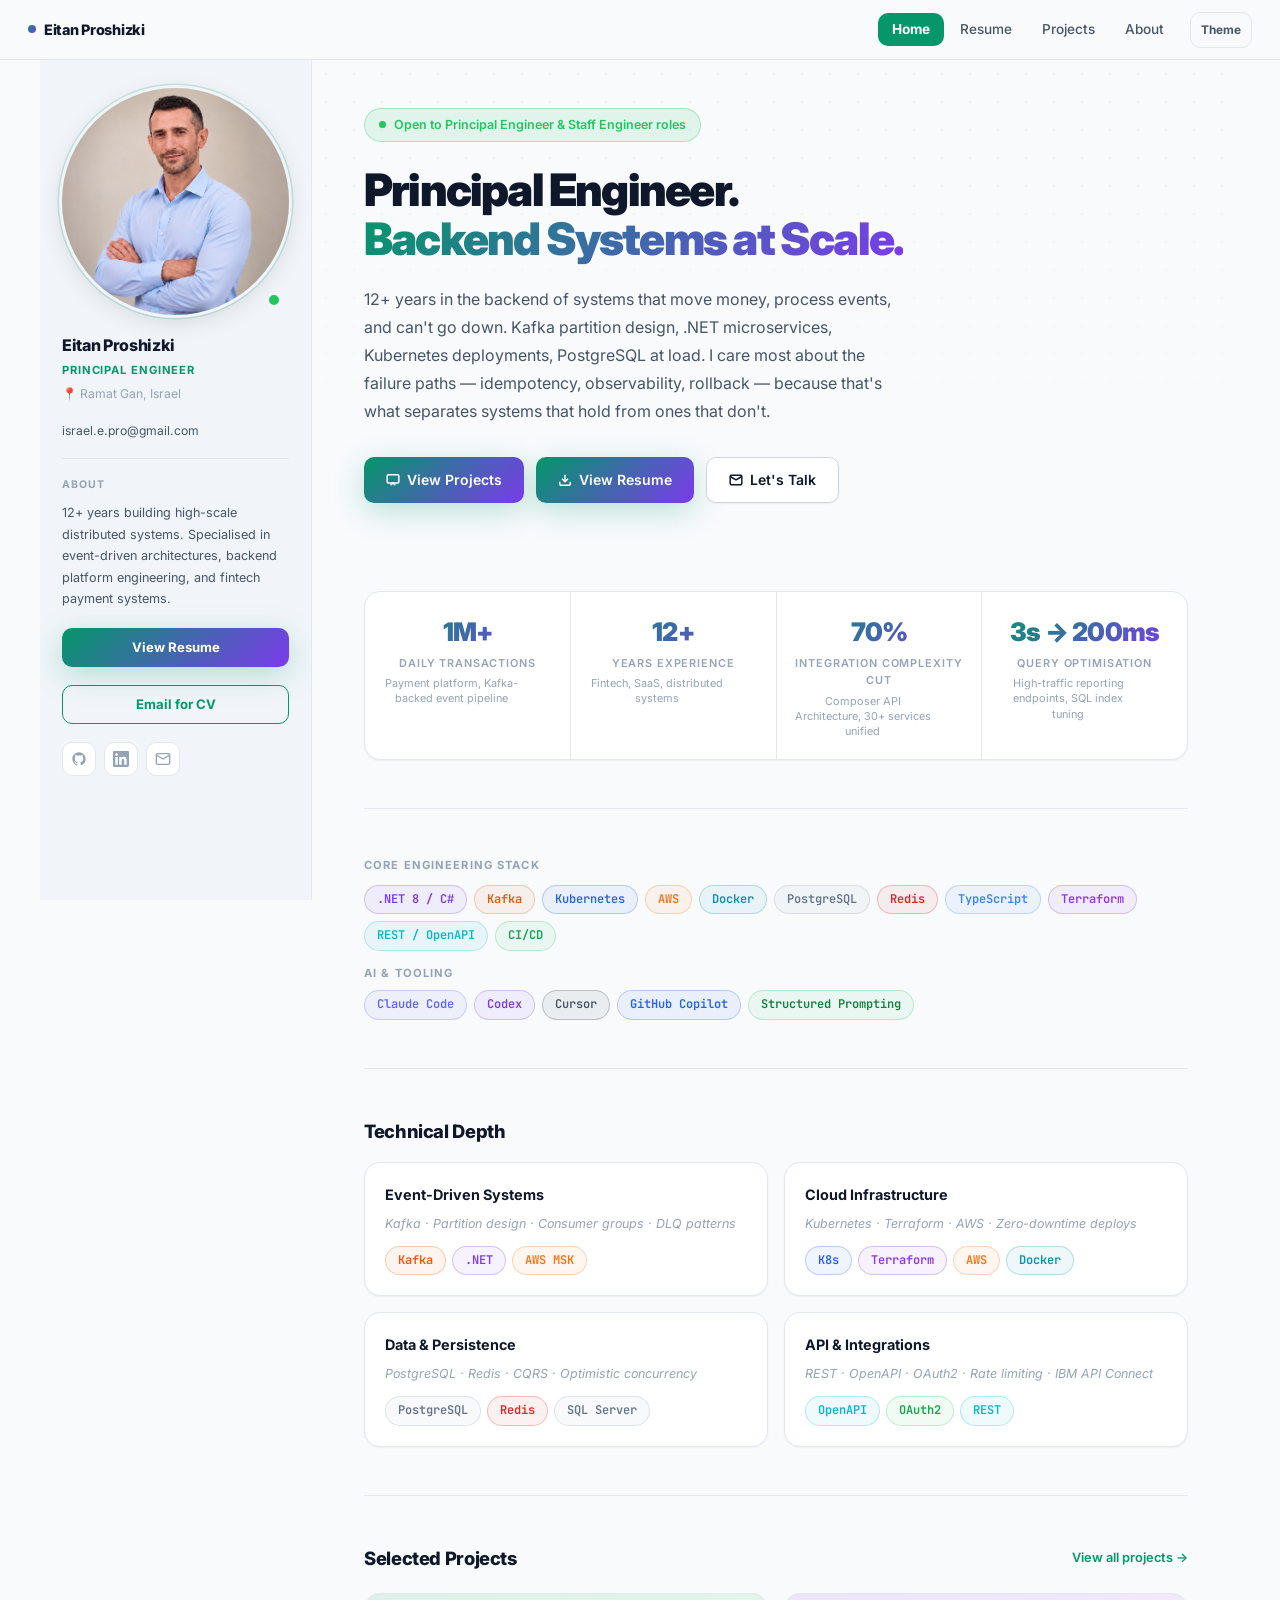
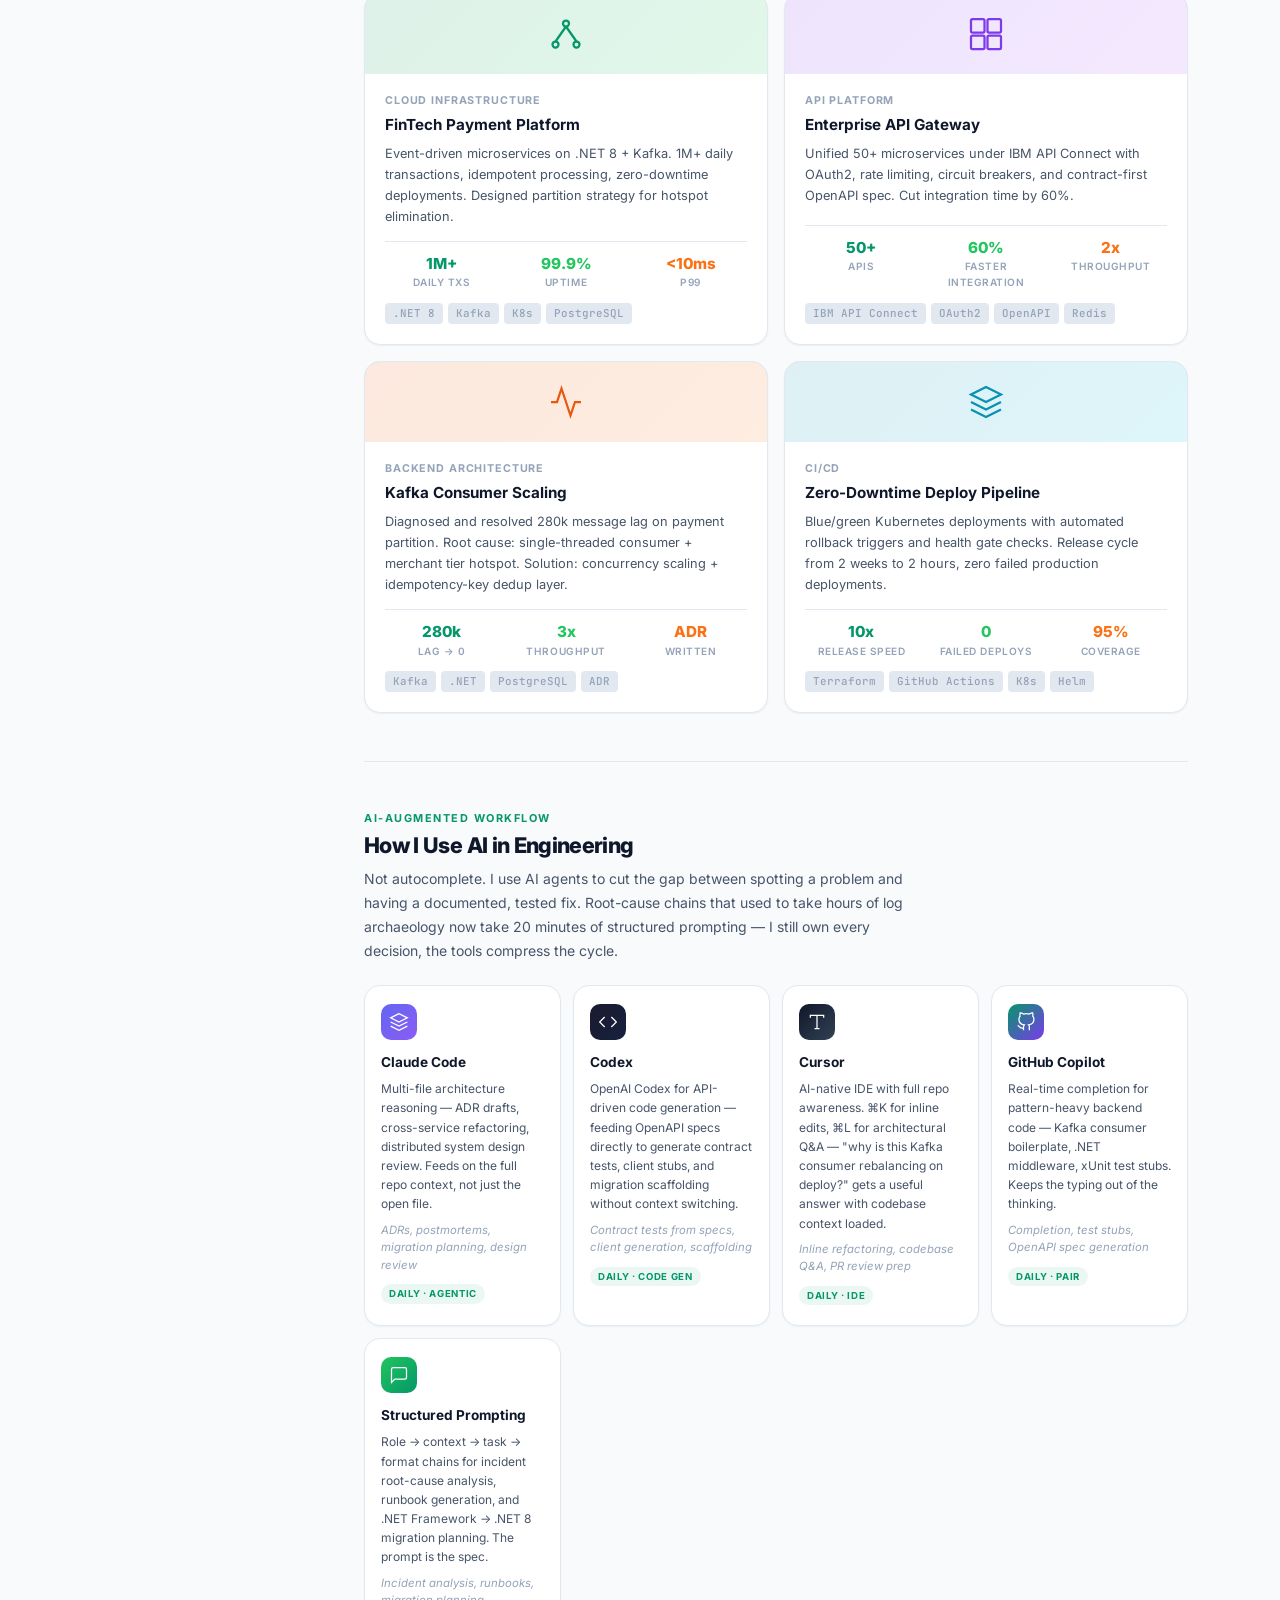
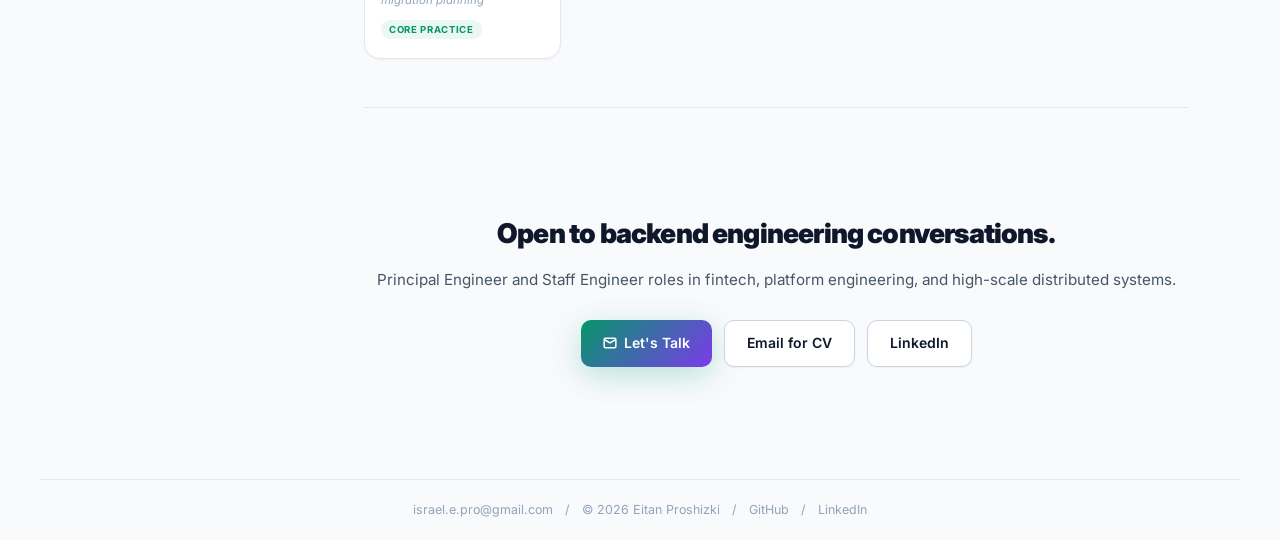
<file: index.html>
<!DOCTYPE html>
<html lang="en" data-theme="light">
<head>
  <meta charset="UTF-8" />
  <meta name="viewport" content="width=device-width, initial-scale=1.0" />
  <title>Eitan Proshizki – Principal Engineer</title>
  <meta name="description" content="Principal Engineer with 12+ years building distributed systems at scale. .NET · Kafka · AWS · Kubernetes · PostgreSQL." />
  <meta property="og:title" content="Eitan Proshizki – Principal Engineer" />
  <meta property="og:description" content="Principal Engineer specialising in event-driven architectures, backend platform engineering, and fintech payment systems." />
  <meta property="og:image" content="https://IsraelEitan.github.io/eitan-dev/avatar.png" />
  <meta property="og:url" content="https://IsraelEitan.github.io/eitan-dev/" />
  <meta property="og:type" content="website" />
  <meta name="twitter:card" content="summary_large_image" />
  <link rel="icon" type="image/svg+xml" href="favicon.svg" />
  <link rel="stylesheet" href="style.css" />
  <script src="main.js" defer></script>
</head>
<body>

<div class="scroll-progress"></div>

<nav class="top-nav">
  <a href="index.html" class="nav-brand">
    <span class="nav-brand-dot"></span>
    Eitan Proshizki
  </a>
  <ul class="nav-links">
    <li><a href="index.html">Home</a></li>
    <li><a href="resume.html">Resume</a></li>
    <li><a href="projects.html">Projects</a></li>
    <li><a href="about.html">About</a></li>
  </ul>
  <button class="theme-toggle" id="theme-toggle" aria-label="Toggle dark mode">🌙</button>
  <button class="mobile-menu-btn" id="mobile-menu-btn" aria-label="Open menu" aria-expanded="false">
    <span></span><span></span><span></span>
  </button>
</nav>
<nav class="mobile-nav" id="mobile-nav">
  <a href="index.html">Home</a>
  <a href="resume.html">Resume</a>
  <a href="projects.html">Projects</a>
  <a href="about.html">About</a>
</nav>

<div class="layout">

  <aside class="sidebar">
    <div class="sidebar-avatar-wrap">
      <div class="sidebar-avatar">
        <img src="avatar.png" alt="Eitan Proshizki" />
      </div>
      <div class="sidebar-status" title="Open to opportunities"></div>
    </div>
    <div>
      <div class="sidebar-name">Eitan Proshizki</div>
      <div class="sidebar-role">Principal Engineer</div>
      <div class="sidebar-location">📍 Ramat Gan, Israel</div>
    </div>
    <a href="mailto:israel.e.pro@gmail.com" class="sidebar-email">israel.e.pro@gmail.com</a>
    <div class="sidebar-divider"></div>
    <div>
      <div class="sidebar-label">About</div>
      <p class="sidebar-bio">12+ years building high-scale distributed systems. Specialised in event-driven architectures, backend platform engineering, and fintech payment systems.</p>
    </div>
    <a href="resume.html" class="sidebar-cta">View Resume</a>
    <a href="mailto:israel.e.pro@gmail.com?subject=CV%20Request" class="sidebar-cta-ghost">Email for CV</a>
    <div class="social-links">
      <a href="https://github.com/IsraelEitan" target="_blank" rel="noopener" class="social-link" title="GitHub">
        <svg viewBox="0 0 24 24" fill="currentColor"><path d="M12 2C6.477 2 2 6.484 2 12.017c0 4.425 2.865 8.18 6.839 9.504.5.092.682-.217.682-.483 0-.237-.008-.868-.013-1.703-2.782.605-3.369-1.343-3.369-1.343-.454-1.158-1.11-1.466-1.11-1.466-.908-.62.069-.608.069-.608 1.003.07 1.531 1.032 1.531 1.032.892 1.53 2.341 1.088 2.91.832.092-.647.35-1.088.636-1.338-2.22-.253-4.555-1.113-4.555-4.951 0-1.093.39-1.988 1.029-2.688-.103-.253-.446-1.272.098-2.65 0 0 .84-.27 2.75 1.026A9.564 9.564 0 0112 6.844c.85.004 1.705.115 2.504.337 1.909-1.296 2.747-1.027 2.747-1.027.546 1.379.202 2.398.1 2.651.64.7 1.028 1.595 1.028 2.688 0 3.848-2.339 4.695-4.566 4.943.359.309.678.92.678 1.855 0 1.338-.012 2.419-.012 2.747 0 .268.18.58.688.482A10.019 10.019 0 0022 12.017C22 6.484 17.522 2 12 2z"/></svg>
      </a>
      <a href="https://linkedin.com/in/eitan-pro" target="_blank" rel="noopener" class="social-link" title="LinkedIn">
        <svg viewBox="0 0 24 24" fill="currentColor"><path d="M20.447 20.452h-3.554v-5.569c0-1.328-.027-3.037-1.852-3.037-1.853 0-2.136 1.445-2.136 2.939v5.667H9.351V9h3.414v1.561h.046c.477-.9 1.637-1.85 3.37-1.85 3.601 0 4.267 2.37 4.267 5.455v6.286zM5.337 7.433c-1.144 0-2.063-.926-2.063-2.065 0-1.138.92-2.063 2.063-2.063 1.14 0 2.064.925 2.064 2.063 0 1.139-.925 2.065-2.064 2.065zm1.782 13.019H3.555V9h3.564v11.452zM22.225 0H1.771C.792 0 0 .774 0 1.729v20.542C0 23.227.792 24 1.771 24h20.451C23.2 24 24 23.227 24 22.271V1.729C24 .774 23.2 0 22.222 0h.003z"/></svg>
      </a>
      <a href="mailto:israel.e.pro@gmail.com" class="social-link" title="Email">
        <svg viewBox="0 0 24 24" fill="none" stroke="currentColor" stroke-width="2"><path d="M4 4h16c1.1 0 2 .9 2 2v12c0 1.1-.9 2-2 2H4c-1.1 0-2-.9-2-2V6c0-1.1.9-2 2-2z"/><polyline points="22,6 12,12 2,6"/></svg>
      </a>
    </div>
  </aside>

  <main class="content">

    <section class="hero">
      <div class="hero-bg"></div>
      <div class="hero-inner">

        <div class="available-badge">
          <span class="available-dot"></span>
          Open to Principal Engineer &amp; Staff Engineer roles
        </div>

        <h1 class="hero-headline">
          Principal Engineer.<br/>
          <span class="gradient-text">Backend Systems at Scale.</span>
        </h1>

        <p class="hero-sub">
          12+ years in the backend of systems that move money, process events, and can't go down. Kafka partition design, .NET microservices, Kubernetes deployments, PostgreSQL at load. I care most about the failure paths — idempotency, observability, rollback — because that's what separates systems that hold from ones that don't.
        </p>

        <div class="hero-ctas">
          <a href="projects.html" class="btn btn-primary">
            <svg width="14" height="14" viewBox="0 0 24 24" fill="none" stroke="currentColor" stroke-width="2.5"><rect x="2" y="3" width="20" height="14" rx="2"/><polyline points="8,21 12,17 16,21"/></svg>
            View Projects
          </a>
          <a href="resume.html" class="btn btn-primary">
            <svg width="14" height="14" viewBox="0 0 24 24" fill="none" stroke="currentColor" stroke-width="2.5"><path d="M21 15v4a2 2 0 0 1-2 2H5a2 2 0 0 1-2-2v-4"/><polyline points="7 10 12 15 17 10"/><line x1="12" y1="15" x2="12" y2="3"/></svg>
            View Resume
          </a>
          <a href="mailto:israel.e.pro@gmail.com" class="btn btn-secondary">
            <svg width="14" height="14" viewBox="0 0 24 24" fill="none" stroke="currentColor" stroke-width="2.5"><path d="M4 4h16c1.1 0 2 .9 2 2v12c0 1.1-.9 2-2 2H4c-1.1 0-2-.9-2-2V6c0-1.1.9-2 2-2z"/><polyline points="22,6 12,12 2,6"/></svg>
            Let's Talk
          </a>
        </div>

      </div>
    </section>

    <div class="stats-row">
      <div class="stat-item">
        <span class="stat-value count-up" data-target="1M+">1M+</span>
        <span class="stat-label">Daily Transactions</span>
        <span class="stat-detail">Payment platform, Kafka-backed event pipeline</span>
      </div>
      <div class="stat-item">
        <span class="stat-value count-up" data-target="12+">12+</span>
        <span class="stat-label">Years Experience</span>
        <span class="stat-detail">Fintech, SaaS, distributed systems</span>
      </div>
      <div class="stat-item">
        <span class="stat-value count-up" data-target="70%">70%</span>
        <span class="stat-label">Integration Complexity Cut</span>
        <span class="stat-detail">Composer API Architecture, 30+ services unified</span>
      </div>
      <div class="stat-item">
        <span class="stat-value">3s → 200ms</span>
        <span class="stat-label">Query Optimisation</span>
        <span class="stat-detail">High-traffic reporting endpoints, SQL index tuning</span>
      </div>
    </div>

    <div class="section-divider"></div>

    <div class="tech-section">
      <div class="tech-section-label">Core Engineering Stack</div>
      <div class="tech-pills">
        <span class="tech-pill pill-dotnet">.NET 8 / C#</span>
        <span class="tech-pill pill-kafka">Kafka</span>
        <span class="tech-pill pill-k8s">Kubernetes</span>
        <span class="tech-pill pill-aws">AWS</span>
        <span class="tech-pill pill-docker">Docker</span>
        <span class="tech-pill pill-sql">PostgreSQL</span>
        <span class="tech-pill pill-redis">Redis</span>
        <span class="tech-pill pill-ts">TypeScript</span>
        <span class="tech-pill pill-tf">Terraform</span>
        <span class="tech-pill pill-api">REST / OpenAPI</span>
        <span class="tech-pill pill-ci">CI/CD</span>
      </div>
      <div style="margin-top:14px;">
        <div class="tech-section-label" style="margin-bottom:8px;">AI &amp; Tooling</div>
        <div class="tech-pills">
          <span class="tech-pill pill-ai-claude">Claude Code</span>
          <span class="tech-pill pill-ai-agents">Codex</span>
          <span class="tech-pill pill-ai-cursor">Cursor</span>
          <span class="tech-pill pill-ai-copilot">GitHub Copilot</span>
          <span class="tech-pill pill-ai-prompt">Structured Prompting</span>
        </div>
      </div>
    </div>

    <div class="section-divider"></div>

    <div style="margin-bottom:28px;">
      <div class="section-title" style="margin-bottom:16px;">Technical Depth</div>
      <div class="tech-depth-grid">
        <div class="tech-depth-card">
          <div class="tech-depth-title">Event-Driven Systems</div>
          <div class="tech-depth-sub">Kafka · Partition design · Consumer groups · DLQ patterns</div>
          <div class="tech-depth-pills">
            <span class="tech-pill pill-kafka">Kafka</span>
            <span class="tech-pill pill-dotnet">.NET</span>
            <span class="tech-pill pill-aws">AWS MSK</span>
          </div>
        </div>
        <div class="tech-depth-card">
          <div class="tech-depth-title">Cloud Infrastructure</div>
          <div class="tech-depth-sub">Kubernetes · Terraform · AWS · Zero-downtime deploys</div>
          <div class="tech-depth-pills">
            <span class="tech-pill pill-k8s">K8s</span>
            <span class="tech-pill pill-tf">Terraform</span>
            <span class="tech-pill pill-aws">AWS</span>
            <span class="tech-pill pill-docker">Docker</span>
          </div>
        </div>
        <div class="tech-depth-card">
          <div class="tech-depth-title">Data &amp; Persistence</div>
          <div class="tech-depth-sub">PostgreSQL · Redis · CQRS · Optimistic concurrency</div>
          <div class="tech-depth-pills">
            <span class="tech-pill pill-sql">PostgreSQL</span>
            <span class="tech-pill pill-redis">Redis</span>
            <span class="tech-pill pill-sql">SQL Server</span>
          </div>
        </div>
        <div class="tech-depth-card">
          <div class="tech-depth-title">API &amp; Integrations</div>
          <div class="tech-depth-sub">REST · OpenAPI · OAuth2 · Rate limiting · IBM API Connect</div>
          <div class="tech-depth-pills">
            <span class="tech-pill pill-api">OpenAPI</span>
            <span class="tech-pill pill-ci">OAuth2</span>
            <span class="tech-pill pill-api">REST</span>
          </div>
        </div>
      </div>
    </div>

    <div class="section-divider"></div>

    <div>
      <div class="section-header">
        <h2 class="section-title">Selected Projects</h2>
        <a href="projects.html" class="section-link">View all projects &rarr;</a>
      </div>
      <div class="projects-grid">

        <div class="project-card">
          <div class="project-card-top project-top-green">
            <svg viewBox="0 0 24 24" fill="none" stroke="#059669" stroke-width="1.5" style="width:36px;height:36px"><circle cx="12" cy="5" r="2"/><circle cx="5" cy="19" r="2"/><circle cx="19" cy="19" r="2"/><line x1="12" y1="7" x2="5" y2="17"/><line x1="12" y1="7" x2="19" y2="17"/></svg>
          </div>
          <div class="project-card-body">
            <div class="project-tag">Cloud Infrastructure</div>
            <div class="project-name">FinTech Payment Platform</div>
            <div class="project-desc">Event-driven microservices on .NET 8 + Kafka. 1M+ daily transactions, idempotent processing, zero-downtime deployments. Designed partition strategy for hotspot elimination.</div>
            <div class="project-metrics">
              <div class="metric metric-blue"><span class="metric-value">1M+</span><span class="metric-label">Daily TXs</span></div>
              <div class="metric metric-green"><span class="metric-value">99.9%</span><span class="metric-label">Uptime</span></div>
              <div class="metric metric-orange"><span class="metric-value">&lt;10ms</span><span class="metric-label">p99</span></div>
            </div>
            <div class="project-tech-tags">
              <span class="project-tech-tag">.NET 8</span><span class="project-tech-tag">Kafka</span><span class="project-tech-tag">K8s</span><span class="project-tech-tag">PostgreSQL</span>
            </div>
          </div>
        </div>

        <div class="project-card">
          <div class="project-card-top project-top-purple">
            <svg viewBox="0 0 24 24" fill="none" stroke="#7C3AED" stroke-width="1.5" style="width:36px;height:36px"><rect x="2" y="2" width="9" height="9" rx="1"/><rect x="13" y="2" width="9" height="9" rx="1"/><rect x="2" y="13" width="9" height="9" rx="1"/><rect x="13" y="13" width="9" height="9" rx="1"/></svg>
          </div>
          <div class="project-card-body">
            <div class="project-tag">API Platform</div>
            <div class="project-name">Enterprise API Gateway</div>
            <div class="project-desc">Unified 50+ microservices under IBM API Connect with OAuth2, rate limiting, circuit breakers, and contract-first OpenAPI spec. Cut integration time by 60%.</div>
            <div class="project-metrics">
              <div class="metric metric-blue"><span class="metric-value">50+</span><span class="metric-label">APIs</span></div>
              <div class="metric metric-green"><span class="metric-value">60%</span><span class="metric-label">Faster Integration</span></div>
              <div class="metric metric-orange"><span class="metric-value">2x</span><span class="metric-label">Throughput</span></div>
            </div>
            <div class="project-tech-tags">
              <span class="project-tech-tag">IBM API Connect</span><span class="project-tech-tag">OAuth2</span><span class="project-tech-tag">OpenAPI</span><span class="project-tech-tag">Redis</span>
            </div>
          </div>
        </div>

        <div class="project-card">
          <div class="project-card-top project-top-orange">
            <svg viewBox="0 0 24 24" fill="none" stroke="#EA580C" stroke-width="1.5" style="width:36px;height:36px"><polyline points="22 12 18 12 15 21 9 3 6 12 2 12"/></svg>
          </div>
          <div class="project-card-body">
            <div class="project-tag">Backend Architecture</div>
            <div class="project-name">Kafka Consumer Scaling</div>
            <div class="project-desc">Diagnosed and resolved 280k message lag on payment partition. Root cause: single-threaded consumer + merchant tier hotspot. Solution: concurrency scaling + idempotency-key dedup layer.</div>
            <div class="project-metrics">
              <div class="metric metric-blue"><span class="metric-value">280k</span><span class="metric-label">Lag &rarr; 0</span></div>
              <div class="metric metric-green"><span class="metric-value">3x</span><span class="metric-label">Throughput</span></div>
              <div class="metric metric-orange"><span class="metric-value">ADR</span><span class="metric-label">Written</span></div>
            </div>
            <div class="project-tech-tags">
              <span class="project-tech-tag">Kafka</span><span class="project-tech-tag">.NET</span><span class="project-tech-tag">PostgreSQL</span><span class="project-tech-tag">ADR</span>
            </div>
          </div>
        </div>

        <div class="project-card">
          <div class="project-card-top project-top-cyan">
            <svg viewBox="0 0 24 24" fill="none" stroke="#0891B2" stroke-width="1.5" style="width:36px;height:36px"><path d="M12 2L2 7l10 5 10-5-10-5z"/><path d="M2 17l10 5 10-5"/><path d="M2 12l10 5 10-5"/></svg>
          </div>
          <div class="project-card-body">
            <div class="project-tag">CI/CD</div>
            <div class="project-name">Zero-Downtime Deploy Pipeline</div>
            <div class="project-desc">Blue/green Kubernetes deployments with automated rollback triggers and health gate checks. Release cycle from 2 weeks to 2 hours, zero failed production deployments.</div>
            <div class="project-metrics">
              <div class="metric metric-blue"><span class="metric-value">10x</span><span class="metric-label">Release Speed</span></div>
              <div class="metric metric-green"><span class="metric-value">0</span><span class="metric-label">Failed Deploys</span></div>
              <div class="metric metric-orange"><span class="metric-value">95%</span><span class="metric-label">Coverage</span></div>
            </div>
            <div class="project-tech-tags">
              <span class="project-tech-tag">Terraform</span><span class="project-tech-tag">GitHub Actions</span><span class="project-tech-tag">K8s</span><span class="project-tech-tag">Helm</span>
            </div>
          </div>
        </div>

      </div>
    </div>

    <div class="section-divider"></div>

    <div class="ai-tools-section">
      <div class="ai-tools-eyebrow">AI-augmented workflow</div>
      <div class="ai-tools-title">How I Use AI in Engineering</div>
      <div class="ai-tools-subtitle">Not autocomplete. I use AI agents to cut the gap between spotting a problem and having a documented, tested fix. Root-cause chains that used to take hours of log archaeology now take 20 minutes of structured prompting — I still own every decision, the tools compress the cycle.</div>

      <div class="ai-tools-grid" style="grid-template-columns:repeat(auto-fill,minmax(190px,1fr));">
        <div class="ai-tool-card">
          <div class="ai-tool-icon ai-icon-claude">
            <svg viewBox="0 0 24 24" fill="none" stroke="currentColor" stroke-width="1.5" width="20" height="20"><path d="M12 2L2 7l10 5 10-5-10-5z"/><path d="M2 17l10 5 10-5"/><path d="M2 12l10 5 10-5"/></svg>
          </div>
          <div class="ai-tool-name">Claude Code</div>
          <div class="ai-tool-desc">Multi-file architecture reasoning — ADR drafts, cross-service refactoring, distributed system design review. Feeds on the full repo context, not just the open file.</div>
          <div class="ai-tool-use">ADRs, postmortems, migration planning, design review</div>
          <span class="ai-tool-badge">Daily · Agentic</span>
        </div>
        <div class="ai-tool-card">
          <div class="ai-tool-icon" style="background:linear-gradient(135deg,#1a1a2e,#16213e);color:#fff;width:36px;height:36px;border-radius:10px;display:flex;align-items:center;justify-content:center;">
            <svg viewBox="0 0 24 24" fill="none" stroke="currentColor" stroke-width="1.5" width="20" height="20"><polyline points="16 18 22 12 16 6"/><polyline points="8 6 2 12 8 18"/></svg>
          </div>
          <div class="ai-tool-name">Codex</div>
          <div class="ai-tool-desc">OpenAI Codex for API-driven code generation — feeding OpenAPI specs directly to generate contract tests, client stubs, and migration scaffolding without context switching.</div>
          <div class="ai-tool-use">Contract tests from specs, client generation, scaffolding</div>
          <span class="ai-tool-badge">Daily · Code gen</span>
        </div>
        <div class="ai-tool-card">
          <div class="ai-tool-icon ai-icon-cursor">
            <svg viewBox="0 0 24 24" fill="none" stroke="currentColor" stroke-width="1.5" width="20" height="20"><polyline points="4 7 4 4 20 4 20 7"/><line x1="9" y1="20" x2="15" y2="20"/><line x1="12" y1="4" x2="12" y2="20"/></svg>
          </div>
          <div class="ai-tool-name">Cursor</div>
          <div class="ai-tool-desc">AI-native IDE with full repo awareness. ⌘K for inline edits, ⌘L for architectural Q&amp;A — "why is this Kafka consumer rebalancing on deploy?" gets a useful answer with codebase context loaded.</div>
          <div class="ai-tool-use">Inline refactoring, codebase Q&amp;A, PR review prep</div>
          <span class="ai-tool-badge">Daily · IDE</span>
        </div>
        <div class="ai-tool-card">
          <div class="ai-tool-icon ai-icon-copilot">
            <svg viewBox="0 0 24 24" fill="none" stroke="currentColor" stroke-width="1.5" width="20" height="20"><path d="M9 19c-5 1.5-5-2.5-7-3m14 6v-3.87a3.37 3.37 0 0 0-.94-2.61c3.14-.35 6.44-1.54 6.44-7A5.44 5.44 0 0 0 20 4.77 5.07 5.07 0 0 0 19.91 1S18.73.65 16 2.48a13.38 13.38 0 0 0-7 0C6.27.65 5.09 1 5.09 1A5.07 5.07 0 0 0 5 4.77a5.44 5.44 0 0 0-1.5 3.78c0 5.42 3.3 6.61 6.44 7A3.37 3.37 0 0 0 9 18.13V22"/></svg>
          </div>
          <div class="ai-tool-name">GitHub Copilot</div>
          <div class="ai-tool-desc">Real-time completion for pattern-heavy backend code — Kafka consumer boilerplate, .NET middleware, xUnit test stubs. Keeps the typing out of the thinking.</div>
          <div class="ai-tool-use">Completion, test stubs, OpenAPI spec generation</div>
          <span class="ai-tool-badge">Daily · Pair</span>
        </div>
        <div class="ai-tool-card">
          <div class="ai-tool-icon ai-icon-prompt">
            <svg viewBox="0 0 24 24" fill="none" stroke="currentColor" stroke-width="1.5" width="20" height="20"><path d="M21 15a2 2 0 0 1-2 2H7l-4 4V5a2 2 0 0 1 2-2h14a2 2 0 0 1 2 2z"/></svg>
          </div>
          <div class="ai-tool-name">Structured Prompting</div>
          <div class="ai-tool-desc">Role → context → task → format chains for incident root-cause analysis, runbook generation, and .NET Framework → .NET 8 migration planning. The prompt is the spec.</div>
          <div class="ai-tool-use">Incident analysis, runbooks, migration planning</div>
          <span class="ai-tool-badge">Core practice</span>
        </div>
      </div>
    </div>

    <div class="section-divider"></div>

    <div class="home-cta-block">
      <h2 class="home-cta-title">Open to backend engineering conversations.</h2>
      <p class="home-cta-sub">Principal Engineer and Staff Engineer roles in fintech, platform engineering, and high-scale distributed systems.</p>
      <div class="home-cta-btns">
        <a href="mailto:israel.e.pro@gmail.com" class="btn btn-primary">
          <svg width="14" height="14" viewBox="0 0 24 24" fill="none" stroke="currentColor" stroke-width="2.5"><path d="M4 4h16c1.1 0 2 .9 2 2v12c0 1.1-.9 2-2 2H4c-1.1 0-2-.9-2-2V6c0-1.1.9-2 2-2z"/><polyline points="22,6 12,12 2,6"/></svg>
          Let's Talk
        </a>
        <a href="mailto:israel.e.pro@gmail.com?subject=CV%20Request" class="btn btn-secondary">Email for CV</a>
        <a href="https://linkedin.com/in/eitan-pro" target="_blank" rel="noopener" class="btn btn-secondary">LinkedIn</a>
      </div>
    </div>

  </main>
</div>

<footer class="site-footer">
  <span>israel.e.pro@gmail.com</span>
  <span>/</span>
  <span>&copy; <span class="current-year">2026</span> Eitan Proshizki</span>
  <span>/</span>
  <a href="https://github.com/IsraelEitan" target="_blank" rel="noopener">GitHub</a>
  <span>/</span>
  <a href="https://linkedin.com/in/eitan-pro" target="_blank" rel="noopener">LinkedIn</a>
</footer>

</body>
</html>
</file>
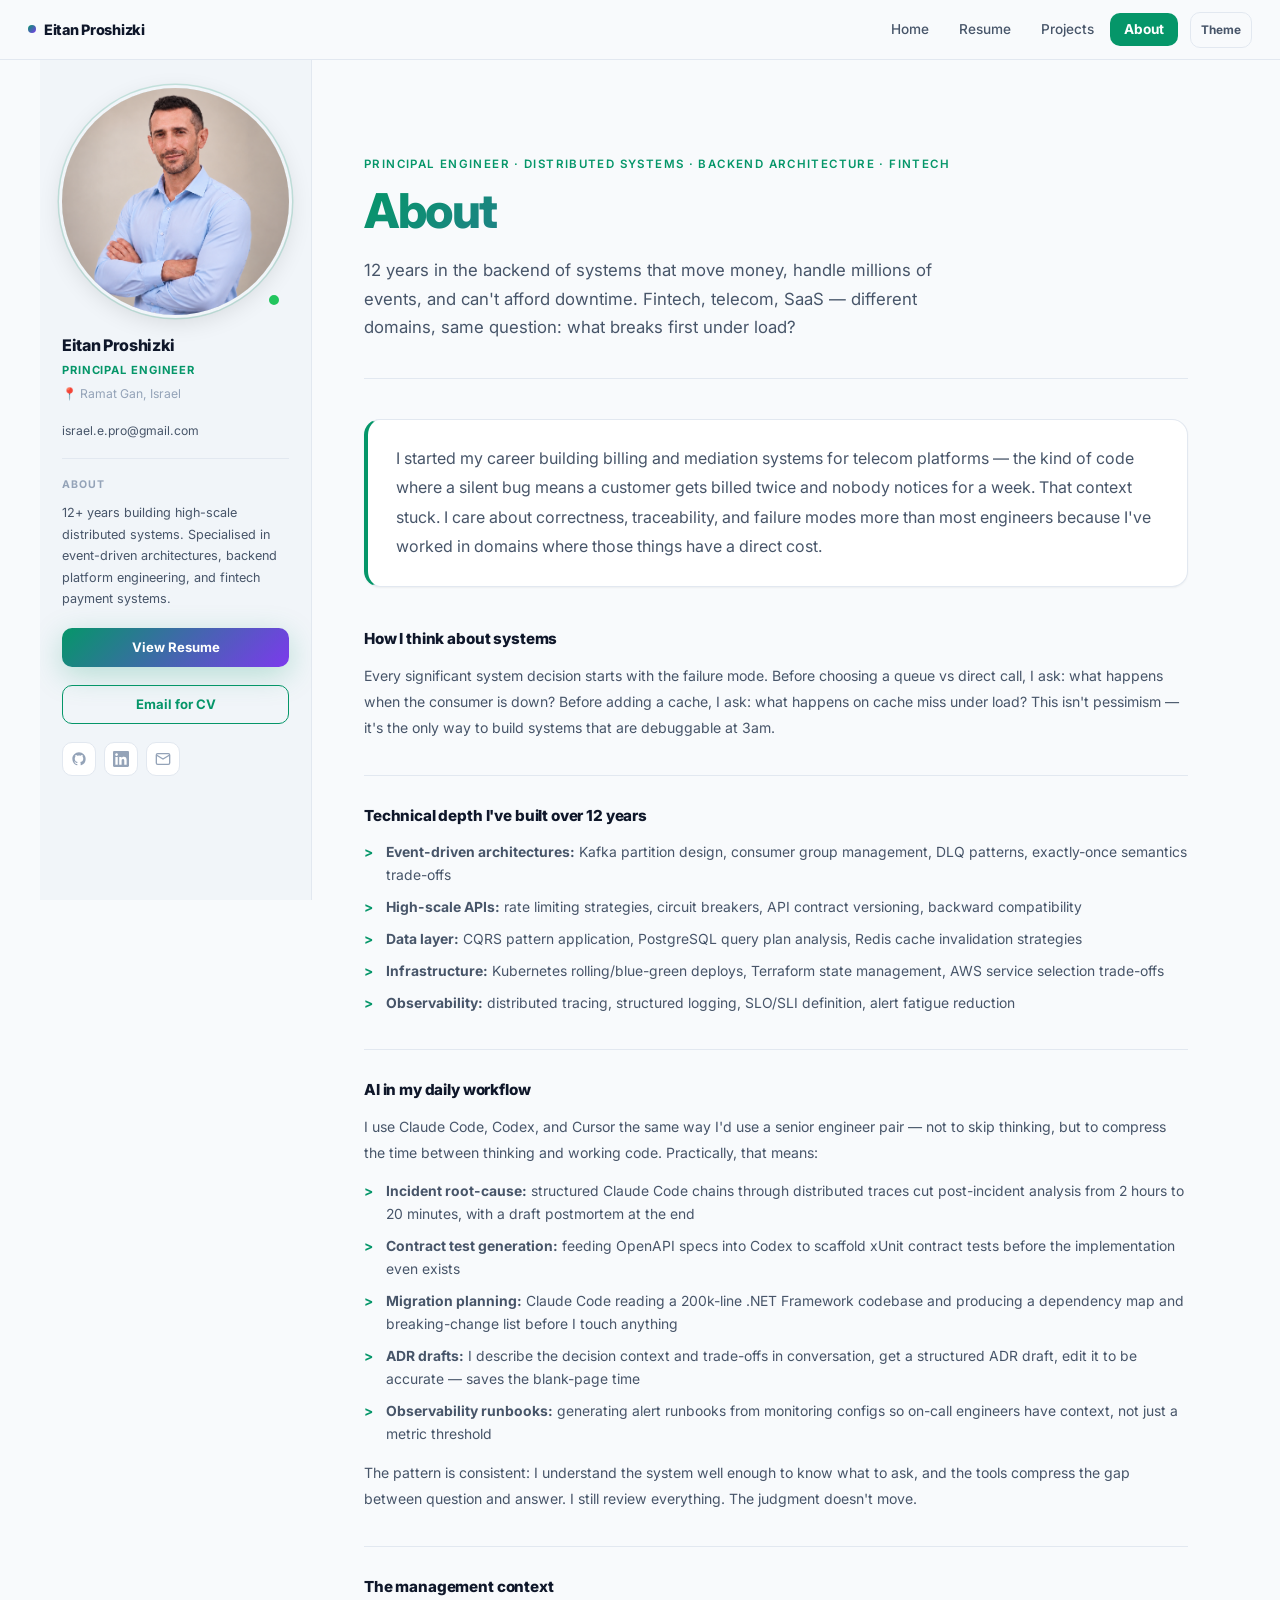
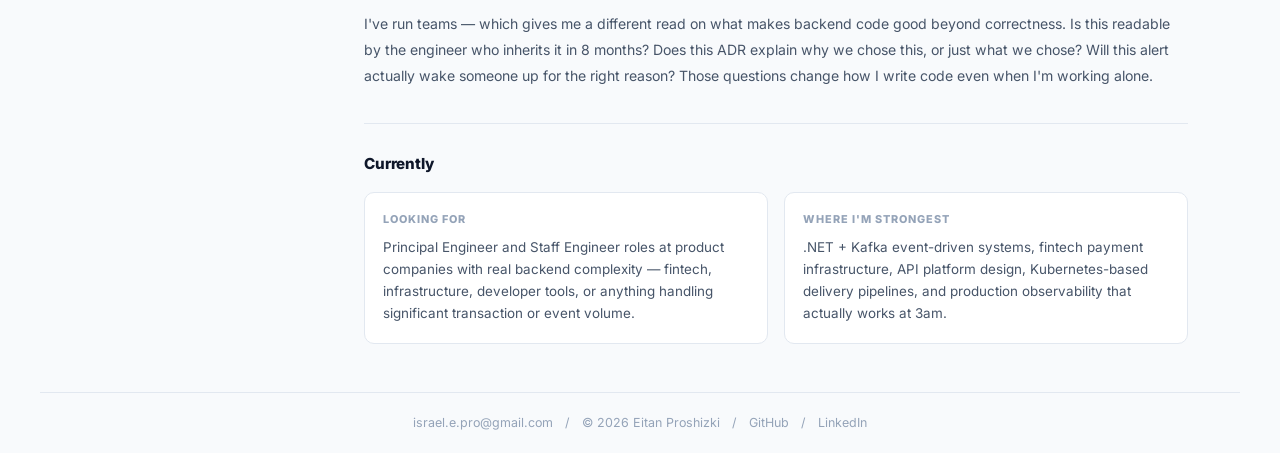
<file: about.html>
<!DOCTYPE html>
<html lang="en" data-theme="light">
<head>
  <meta charset="UTF-8" />
  <meta name="viewport" content="width=device-width, initial-scale=1.0" />
  <title>About — Eitan Proshizki</title>
  <meta name="description" content="About Eitan Proshizki — Principal Engineer with 12+ years in distributed systems, fintech payment platforms, event-driven architecture, and cloud infrastructure." />
  <meta property="og:title" content="About — Eitan Proshizki" />
  <meta property="og:description" content="Principal Engineer specialising in event-driven systems, high-scale APIs, and the kind of infrastructure that has to work when money moves." />
  <meta property="og:image" content="https://IsraelEitan.github.io/eitan-dev/avatar.png" />
  <meta property="og:url" content="https://IsraelEitan.github.io/eitan-dev/about.html" />
  <meta property="og:type" content="website" />
  <meta name="twitter:card" content="summary_large_image" />
  <link rel="icon" type="image/svg+xml" href="favicon.svg" />
  <link rel="stylesheet" href="style.css" />
  <script src="main.js" defer></script>
  <style>
    .about-hero { padding:48px 0 36px; border-bottom:1px solid var(--border); margin-bottom:40px; }
    .about-hero-label { font-size:0.72rem; font-weight:600; letter-spacing:0.12em; text-transform:uppercase; color:var(--accent); margin-bottom:12px; }
    .about-hero-title { font-size:clamp(2rem,4vw,3rem); font-weight:800; line-height:1.1; margin-bottom:18px; letter-spacing:-0.03em; }
    .about-hero-subtitle { font-size:1.05rem; color:var(--text-secondary); max-width:580px; line-height:1.7; }
  </style>
</head>
<body>

<div class="scroll-progress"></div>

<nav class="top-nav">
  <a href="index.html" class="nav-brand"><span class="nav-brand-dot"></span>Eitan Proshizki</a>
  <ul class="nav-links">
    <li><a href="index.html">Home</a></li>
    <li><a href="resume.html">Resume</a></li>
    <li><a href="projects.html">Projects</a></li>
    <li><a href="about.html">About</a></li>
  </ul>
  <button class="theme-toggle" id="theme-toggle" aria-label="Toggle dark mode">🌙</button>
  <button class="mobile-menu-btn" id="mobile-menu-btn" aria-label="Open menu" aria-expanded="false">
    <span></span><span></span><span></span>
  </button>
</nav>
<nav class="mobile-nav" id="mobile-nav">
  <a href="index.html">Home</a>
  <a href="resume.html">Resume</a>
  <a href="projects.html">Projects</a>
  <a href="about.html">About</a>
</nav>

<div class="layout">
  <aside class="sidebar">
    <div class="sidebar-avatar-wrap">
      <div class="sidebar-avatar">
        <img src="avatar.png" alt="Eitan Proshizki" />
      </div>
      <div class="sidebar-status" title="Open to opportunities"></div>
    </div>
    <div>
      <div class="sidebar-name">Eitan Proshizki</div>
      <div class="sidebar-role">Principal Engineer</div>
      <div class="sidebar-location">📍 Ramat Gan, Israel</div>
    </div>
    <a href="mailto:israel.e.pro@gmail.com" class="sidebar-email">israel.e.pro@gmail.com</a>
    <div class="sidebar-divider"></div>
    <div>
      <div class="sidebar-label">About</div>
      <p class="sidebar-bio">12+ years building high-scale distributed systems. Specialised in event-driven architectures, backend platform engineering, and fintech payment systems.</p>
    </div>
    <a href="resume.html" class="sidebar-cta">View Resume</a>
    <a href="mailto:israel.e.pro@gmail.com?subject=CV%20Request" class="sidebar-cta-ghost">Email for CV</a>
    <div class="social-links">
      <a href="https://github.com/IsraelEitan" target="_blank" rel="noopener" class="social-link" title="GitHub">
        <svg viewBox="0 0 24 24" fill="currentColor"><path d="M12 2C6.477 2 2 6.484 2 12.017c0 4.425 2.865 8.18 6.839 9.504.5.092.682-.217.682-.483 0-.237-.008-.868-.013-1.703-2.782.605-3.369-1.343-3.369-1.343-.454-1.158-1.11-1.466-1.11-1.466-.908-.62.069-.608.069-.608 1.003.07 1.531 1.032 1.531 1.032.892 1.53 2.341 1.088 2.91.832.092-.647.35-1.088.636-1.338-2.22-.253-4.555-1.113-4.555-4.951 0-1.093.39-1.988 1.029-2.688-.103-.253-.446-1.272.098-2.65 0 0 .84-.27 2.75 1.026A9.564 9.564 0 0112 6.844c.85.004 1.705.115 2.504.337 1.909-1.296 2.747-1.027 2.747-1.027.546 1.379.202 2.398.1 2.651.64.7 1.028 1.595 1.028 2.688 0 3.848-2.339 4.695-4.566 4.943.359.309.678.92.678 1.855 0 1.338-.012 2.419-.012 2.747 0 .268.18.58.688.482A10.019 10.019 0 0022 12.017C22 6.484 17.522 2 12 2z"/></svg>
      </a>
      <a href="https://linkedin.com/in/eitan-pro" target="_blank" rel="noopener" class="social-link" title="LinkedIn">
        <svg viewBox="0 0 24 24" fill="currentColor"><path d="M20.447 20.452h-3.554v-5.569c0-1.328-.027-3.037-1.852-3.037-1.853 0-2.136 1.445-2.136 2.939v5.667H9.351V9h3.414v1.561h.046c.477-.9 1.637-1.85 3.37-1.85 3.601 0 4.267 2.37 4.267 5.455v6.286zM5.337 7.433c-1.144 0-2.063-.926-2.063-2.065 0-1.138.92-2.063 2.063-2.063 1.14 0 2.064.925 2.064 2.063 0 1.139-.925 2.065-2.064 2.065zm1.782 13.019H3.555V9h3.564v11.452zM22.225 0H1.771C.792 0 0 .774 0 1.729v20.542C0 23.227.792 24 1.771 24h20.451C23.2 24 24 23.227 24 22.271V1.729C24 .774 23.2 0 22.222 0h.003z"/></svg>
      </a>
      <a href="mailto:israel.e.pro@gmail.com" class="social-link" title="Email">
        <svg viewBox="0 0 24 24" fill="none" stroke="currentColor" stroke-width="2"><path d="M4 4h16c1.1 0 2 .9 2 2v12c0 1.1-.9 2-2 2H4c-1.1 0-2-.9-2-2V6c0-1.1.9-2 2-2z"/><polyline points="22,6 12,12 2,6"/></svg>
      </a>
    </div>
  </aside>

  <main class="content">

    <div class="about-hero">
      <div class="about-hero-label">Principal Engineer &middot; Distributed Systems &middot; Backend Architecture &middot; Fintech</div>
      <h1 class="about-hero-title gradient-text">About</h1>
      <p class="about-hero-subtitle">12 years in the backend of systems that move money, handle millions of events, and can't afford downtime. Fintech, telecom, SaaS — different domains, same question: what breaks first under load?</p>
    </div>

    <div class="about-intro">
      I started my career building billing and mediation systems for telecom platforms — the kind of code where a silent bug means a customer gets billed twice and nobody notices for a week. That context stuck. I care about correctness, traceability, and failure modes more than most engineers because I've worked in domains where those things have a direct cost.
    </div>

    <div class="about-section">
      <div class="about-section-title">How I think about systems</div>
      <p class="about-text">
        Every significant system decision starts with the failure mode. Before choosing a queue vs direct call, I ask: what happens when the consumer is down? Before adding a cache, I ask: what happens on cache miss under load? This isn't pessimism — it's the only way to build systems that are debuggable at 3am.
      </p>
    </div>

    <div class="about-divider"></div>

    <div class="about-section">
      <div class="about-section-title">Technical depth I've built over 12 years</div>
      <ul class="about-list">
        <li><strong>Event-driven architectures:</strong> Kafka partition design, consumer group management, DLQ patterns, exactly-once semantics trade-offs</li>
        <li><strong>High-scale APIs:</strong> rate limiting strategies, circuit breakers, API contract versioning, backward compatibility</li>
        <li><strong>Data layer:</strong> CQRS pattern application, PostgreSQL query plan analysis, Redis cache invalidation strategies</li>
        <li><strong>Infrastructure:</strong> Kubernetes rolling/blue-green deploys, Terraform state management, AWS service selection trade-offs</li>
        <li><strong>Observability:</strong> distributed tracing, structured logging, SLO/SLI definition, alert fatigue reduction</li>
      </ul>
    </div>

    <div class="about-divider"></div>

    <div class="about-section">
      <div class="about-section-title">AI in my daily workflow</div>
      <p class="about-text">
        I use Claude Code, Codex, and Cursor the same way I'd use a senior engineer pair — not to skip thinking, but to compress the time between thinking and working code. Practically, that means:
      </p>
      <ul class="about-list" style="margin-top:14px;">
        <li><strong>Incident root-cause:</strong> structured Claude Code chains through distributed traces cut post-incident analysis from 2 hours to 20 minutes, with a draft postmortem at the end</li>
        <li><strong>Contract test generation:</strong> feeding OpenAPI specs into Codex to scaffold xUnit contract tests before the implementation even exists</li>
        <li><strong>Migration planning:</strong> Claude Code reading a 200k-line .NET Framework codebase and producing a dependency map and breaking-change list before I touch anything</li>
        <li><strong>ADR drafts:</strong> I describe the decision context and trade-offs in conversation, get a structured ADR draft, edit it to be accurate — saves the blank-page time</li>
        <li><strong>Observability runbooks:</strong> generating alert runbooks from monitoring configs so on-call engineers have context, not just a metric threshold</li>
      </ul>
      <p class="about-text" style="margin-top:14px;">
        The pattern is consistent: I understand the system well enough to know what to ask, and the tools compress the gap between question and answer. I still review everything. The judgment doesn't move.
      </p>
    </div>

    <div class="about-divider"></div>

    <div class="about-section">
      <div class="about-section-title">The management context</div>
      <p class="about-text">
        I've run teams — which gives me a different read on what makes backend code good beyond correctness. Is this readable by the engineer who inherits it in 8 months? Does this ADR explain why we chose this, or just what we chose? Will this alert actually wake someone up for the right reason? Those questions change how I write code even when I'm working alone.
      </p>
    </div>

    <div class="about-divider"></div>

    <div class="about-section-title" style="margin-bottom:16px;">Currently</div>
    <div class="currently-row">
      <div class="currently-card">
        <div class="currently-card-title">Looking for</div>
        <div class="currently-card-text">Principal Engineer and Staff Engineer roles at product companies with real backend complexity — fintech, infrastructure, developer tools, or anything handling significant transaction or event volume.</div>
      </div>
      <div class="currently-card">
        <div class="currently-card-title">Where I'm strongest</div>
        <div class="currently-card-text">.NET + Kafka event-driven systems, fintech payment infrastructure, API platform design, Kubernetes-based delivery pipelines, and production observability that actually works at 3am.</div>
      </div>
    </div>

  </main>
</div>

<footer class="site-footer">
  <span>israel.e.pro@gmail.com</span>
  <span>/</span>
  <span>&copy; <span class="current-year">2026</span> Eitan Proshizki</span>
  <span>/</span>
  <a href="https://github.com/IsraelEitan" target="_blank" rel="noopener">GitHub</a>
  <span>/</span>
  <a href="https://linkedin.com/in/eitan-pro" target="_blank" rel="noopener">LinkedIn</a>
</footer>

</body>
</html>
</file>
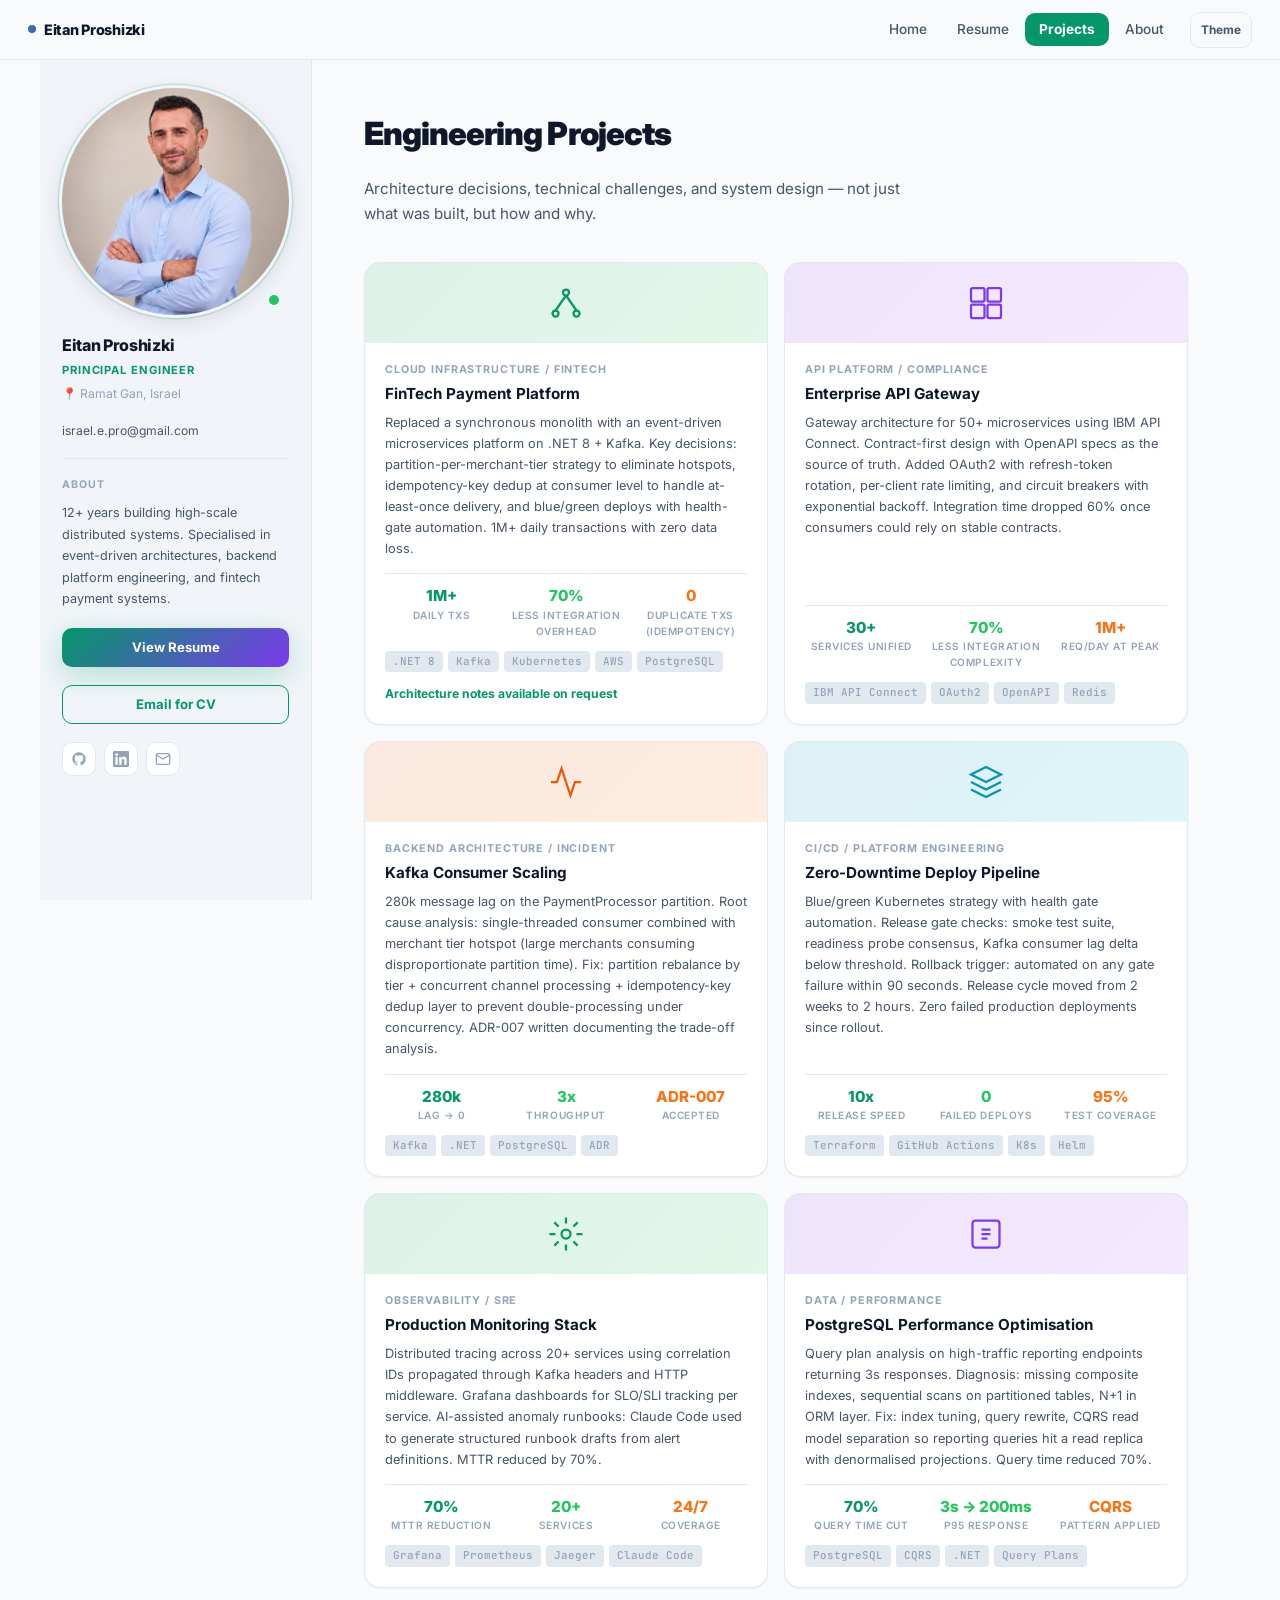
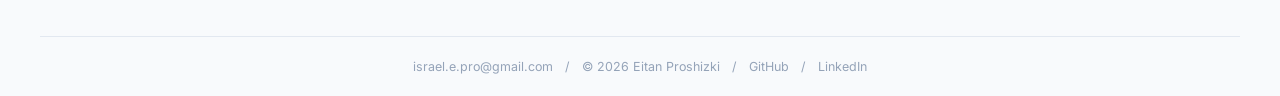
<file: projects.html>
<!DOCTYPE html>
<html lang="en" data-theme="light">
<head>
  <meta charset="UTF-8" />
  <meta name="viewport" content="width=device-width, initial-scale=1.0" />
  <title>Projects — Eitan Proshizki</title>
  <meta name="description" content="Engineering projects by Eitan Proshizki — architecture decisions, technical challenges, and system design across distributed systems, Kafka, Kubernetes, and fintech platforms." />
  <meta property="og:title" content="Projects — Eitan Proshizki" />
  <meta property="og:description" content="Architecture decisions, technical challenges, and system design — not just what was built, but how and why." />
  <meta property="og:image" content="https://IsraelEitan.github.io/eitan-dev/avatar.png" />
  <meta property="og:url" content="https://IsraelEitan.github.io/eitan-dev/projects.html" />
  <meta property="og:type" content="website" />
  <meta name="twitter:card" content="summary_large_image" />
  <link rel="icon" type="image/svg+xml" href="favicon.svg" />
  <link rel="stylesheet" href="style.css" />
  <script src="main.js" defer></script>
</head>
<body>
<div class="scroll-progress"></div>
<nav class="top-nav">
  <a href="index.html" class="nav-brand"><span class="nav-brand-dot"></span>Eitan Proshizki</a>
  <ul class="nav-links">
    <li><a href="index.html">Home</a></li>
    <li><a href="resume.html">Resume</a></li>
    <li><a href="projects.html">Projects</a></li>
    <li><a href="about.html">About</a></li>
  </ul>
  <button class="theme-toggle" id="theme-toggle" aria-label="Toggle dark mode">🌙</button>
  <button class="mobile-menu-btn" id="mobile-menu-btn" aria-label="Open menu" aria-expanded="false"><span></span><span></span><span></span></button>
</nav>
<nav class="mobile-nav" id="mobile-nav">
  <a href="index.html">Home</a>
  <a href="resume.html">Resume</a>
  <a href="projects.html">Projects</a>
  <a href="about.html">About</a>
</nav>

<div class="layout">
  <aside class="sidebar">
    <div class="sidebar-avatar-wrap">
      <div class="sidebar-avatar"><img src="avatar.png" alt="Eitan Proshizki" /></div>
      <div class="sidebar-status"></div>
    </div>
    <div>
      <div class="sidebar-name">Eitan Proshizki</div>
      <div class="sidebar-role">Principal Engineer</div>
      <div class="sidebar-location">📍 Ramat Gan, Israel</div>
    </div>
    <a href="mailto:israel.e.pro@gmail.com" class="sidebar-email">israel.e.pro@gmail.com</a>
    <div class="sidebar-divider"></div>
    <div>
      <div class="sidebar-label">About</div>
      <p class="sidebar-bio">12+ years building high-scale distributed systems. Specialised in event-driven architectures, backend platform engineering, and fintech payment systems.</p>
    </div>
    <a href="resume.html" class="sidebar-cta">View Resume</a>
    <a href="mailto:israel.e.pro@gmail.com?subject=CV%20Request" class="sidebar-cta-ghost">Email for CV</a>
    <div class="social-links">
      <a href="https://github.com/IsraelEitan" target="_blank" rel="noopener" class="social-link"><svg viewBox="0 0 24 24" fill="currentColor"><path d="M12 2C6.477 2 2 6.484 2 12.017c0 4.425 2.865 8.18 6.839 9.504.5.092.682-.217.682-.483 0-.237-.008-.868-.013-1.703-2.782.605-3.369-1.343-3.369-1.343-.454-1.158-1.11-1.466-1.11-1.466-.908-.62.069-.608.069-.608 1.003.07 1.531 1.032 1.531 1.032.892 1.53 2.341 1.088 2.91.832.092-.647.35-1.088.636-1.338-2.22-.253-4.555-1.113-4.555-4.951 0-1.093.39-1.988 1.029-2.688-.103-.253-.446-1.272.098-2.65 0 0 .84-.27 2.75 1.026A9.564 9.564 0 0112 6.844c.85.004 1.705.115 2.504.337 1.909-1.296 2.747-1.027 2.747-1.027.546 1.379.202 2.398.1 2.651.64.7 1.028 1.595 1.028 2.688 0 3.848-2.339 4.695-4.566 4.943.359.309.678.92.678 1.855 0 1.338-.012 2.419-.012 2.747 0 .268.18.58.688.482A10.019 10.019 0 0022 12.017C22 6.484 17.522 2 12 2z"/></svg></a>
      <a href="https://linkedin.com/in/eitan-pro" target="_blank" rel="noopener" class="social-link"><svg viewBox="0 0 24 24" fill="currentColor"><path d="M20.447 20.452h-3.554v-5.569c0-1.328-.027-3.037-1.852-3.037-1.853 0-2.136 1.445-2.136 2.939v5.667H9.351V9h3.414v1.561h.046c.477-.9 1.637-1.85 3.37-1.85 3.601 0 4.267 2.37 4.267 5.455v6.286zM5.337 7.433c-1.144 0-2.063-.926-2.063-2.065 0-1.138.92-2.063 2.063-2.063 1.14 0 2.064.925 2.064 2.063 0 1.139-.925 2.065-2.064 2.065zm1.782 13.019H3.555V9h3.564v11.452zM22.225 0H1.771C.792 0 0 .774 0 1.729v20.542C0 23.227.792 24 1.771 24h20.451C23.2 24 24 23.227 24 22.271V1.729C24 .774 23.2 0 22.222 0h.003z"/></svg></a>
      <a href="mailto:israel.e.pro@gmail.com" class="social-link"><svg viewBox="0 0 24 24" fill="none" stroke="currentColor" stroke-width="2"><path d="M4 4h16c1.1 0 2 .9 2 2v12c0 1.1-.9 2-2 2H4c-1.1 0-2-.9-2-2V6c0-1.1.9-2 2-2z"/><polyline points="22,6 12,12 2,6"/></svg></a>
    </div>
  </aside>

  <main class="content">
    <h1 class="page-title">Engineering Projects</h1>
    <p style="color:var(--text-secondary);margin-bottom:36px;font-size:0.95rem;max-width:560px;">
      Architecture decisions, technical challenges, and system design — not just what was built, but how and why.
    </p>

    <div class="projects-grid">

      <div class="project-card">
        <div class="project-card-top project-top-green">
          <svg viewBox="0 0 24 24" fill="none" stroke="#059669" stroke-width="1.5" style="width:36px;height:36px"><circle cx="12" cy="5" r="2"/><circle cx="5" cy="19" r="2"/><circle cx="19" cy="19" r="2"/><line x1="12" y1="7" x2="5" y2="17"/><line x1="12" y1="7" x2="19" y2="17"/></svg>
        </div>
        <div class="project-card-body">
          <div class="project-tag">Cloud Infrastructure / FinTech</div>
          <div class="project-name">FinTech Payment Platform</div>
          <div class="project-desc">Replaced a synchronous monolith with an event-driven microservices platform on .NET 8 + Kafka. Key decisions: partition-per-merchant-tier strategy to eliminate hotspots, idempotency-key dedup at consumer level to handle at-least-once delivery, and blue/green deploys with health-gate automation. 1M+ daily transactions with zero data loss.</div>
          <div class="project-metrics">
            <div class="metric metric-blue"><span class="metric-value">1M+</span><span class="metric-label">Daily TXs</span></div>
            <div class="metric metric-green"><span class="metric-value">70%</span><span class="metric-label">Less integration overhead</span></div>
            <div class="metric metric-orange"><span class="metric-value">0</span><span class="metric-label">Duplicate TXs (idempotency)</span></div>
          </div>
          <div class="project-tech-tags">
            <span class="project-tech-tag">.NET 8</span><span class="project-tech-tag">Kafka</span><span class="project-tech-tag">Kubernetes</span><span class="project-tech-tag">AWS</span><span class="project-tech-tag">PostgreSQL</span>
          </div>
          <span class="project-link">Architecture notes available on request</span>
        </div>
      </div>

      <div class="project-card">
        <div class="project-card-top project-top-purple">
          <svg viewBox="0 0 24 24" fill="none" stroke="#7C3AED" stroke-width="1.5" style="width:36px;height:36px"><rect x="2" y="2" width="9" height="9" rx="1"/><rect x="13" y="2" width="9" height="9" rx="1"/><rect x="2" y="13" width="9" height="9" rx="1"/><rect x="13" y="13" width="9" height="9" rx="1"/></svg>
        </div>
        <div class="project-card-body">
          <div class="project-tag">API Platform / Compliance</div>
          <div class="project-name">Enterprise API Gateway</div>
          <div class="project-desc">Gateway architecture for 50+ microservices using IBM API Connect. Contract-first design with OpenAPI specs as the source of truth. Added OAuth2 with refresh-token rotation, per-client rate limiting, and circuit breakers with exponential backoff. Integration time dropped 60% once consumers could rely on stable contracts.</div>
          <div class="project-metrics">
            <div class="metric metric-blue"><span class="metric-value">30+</span><span class="metric-label">Services unified</span></div>
            <div class="metric metric-green"><span class="metric-value">70%</span><span class="metric-label">Less integration complexity</span></div>
            <div class="metric metric-orange"><span class="metric-value">1M+</span><span class="metric-label">req/day at peak</span></div>
          </div>
          <div class="project-tech-tags">
            <span class="project-tech-tag">IBM API Connect</span><span class="project-tech-tag">OAuth2</span><span class="project-tech-tag">OpenAPI</span><span class="project-tech-tag">Redis</span>
          </div>
        </div>
      </div>

      <div class="project-card">
        <div class="project-card-top project-top-orange">
          <svg viewBox="0 0 24 24" fill="none" stroke="#EA580C" stroke-width="1.5" style="width:36px;height:36px"><polyline points="22 12 18 12 15 21 9 3 6 12 2 12"/></svg>
        </div>
        <div class="project-card-body">
          <div class="project-tag">Backend Architecture / Incident</div>
          <div class="project-name">Kafka Consumer Scaling</div>
          <div class="project-desc">280k message lag on the PaymentProcessor partition. Root cause analysis: single-threaded consumer combined with merchant tier hotspot (large merchants consuming disproportionate partition time). Fix: partition rebalance by tier + concurrent channel processing + idempotency-key dedup layer to prevent double-processing under concurrency. ADR-007 written documenting the trade-off analysis.</div>
          <div class="project-metrics">
            <div class="metric metric-blue"><span class="metric-value">280k</span><span class="metric-label">Lag &rarr; 0</span></div>
            <div class="metric metric-green"><span class="metric-value">3x</span><span class="metric-label">Throughput</span></div>
            <div class="metric metric-orange"><span class="metric-value">ADR-007</span><span class="metric-label">Accepted</span></div>
          </div>
          <div class="project-tech-tags">
            <span class="project-tech-tag">Kafka</span><span class="project-tech-tag">.NET</span><span class="project-tech-tag">PostgreSQL</span><span class="project-tech-tag">ADR</span>
          </div>
        </div>
      </div>

      <div class="project-card">
        <div class="project-card-top project-top-cyan">
          <svg viewBox="0 0 24 24" fill="none" stroke="#0891B2" stroke-width="1.5" style="width:36px;height:36px"><path d="M12 2L2 7l10 5 10-5-10-5z"/><path d="M2 17l10 5 10-5"/><path d="M2 12l10 5 10-5"/></svg>
        </div>
        <div class="project-card-body">
          <div class="project-tag">CI/CD / Platform Engineering</div>
          <div class="project-name">Zero-Downtime Deploy Pipeline</div>
          <div class="project-desc">Blue/green Kubernetes strategy with health gate automation. Release gate checks: smoke test suite, readiness probe consensus, Kafka consumer lag delta below threshold. Rollback trigger: automated on any gate failure within 90 seconds. Release cycle moved from 2 weeks to 2 hours. Zero failed production deployments since rollout.</div>
          <div class="project-metrics">
            <div class="metric metric-blue"><span class="metric-value">10x</span><span class="metric-label">Release speed</span></div>
            <div class="metric metric-green"><span class="metric-value">0</span><span class="metric-label">Failed deploys</span></div>
            <div class="metric metric-orange"><span class="metric-value">95%</span><span class="metric-label">Test coverage</span></div>
          </div>
          <div class="project-tech-tags">
            <span class="project-tech-tag">Terraform</span><span class="project-tech-tag">GitHub Actions</span><span class="project-tech-tag">K8s</span><span class="project-tech-tag">Helm</span>
          </div>
        </div>
      </div>

      <div class="project-card">
        <div class="project-card-top project-top-green">
          <svg viewBox="0 0 24 24" fill="none" stroke="#059669" stroke-width="1.5" style="width:36px;height:36px"><circle cx="12" cy="12" r="3"/><path d="M12 1v4M12 19v4M4.22 4.22l2.83 2.83M16.95 16.95l2.83 2.83M1 12h4M19 12h4M4.22 19.78l2.83-2.83M16.95 7.05l2.83-2.83"/></svg>
        </div>
        <div class="project-card-body">
          <div class="project-tag">Observability / SRE</div>
          <div class="project-name">Production Monitoring Stack</div>
          <div class="project-desc">Distributed tracing across 20+ services using correlation IDs propagated through Kafka headers and HTTP middleware. Grafana dashboards for SLO/SLI tracking per service. AI-assisted anomaly runbooks: Claude Code used to generate structured runbook drafts from alert definitions. MTTR reduced by 70%.</div>
          <div class="project-metrics">
            <div class="metric metric-blue"><span class="metric-value">70%</span><span class="metric-label">MTTR reduction</span></div>
            <div class="metric metric-green"><span class="metric-value">20+</span><span class="metric-label">Services</span></div>
            <div class="metric metric-orange"><span class="metric-value">24/7</span><span class="metric-label">Coverage</span></div>
          </div>
          <div class="project-tech-tags">
            <span class="project-tech-tag">Grafana</span><span class="project-tech-tag">Prometheus</span><span class="project-tech-tag">Jaeger</span><span class="project-tech-tag">Claude Code</span>
          </div>
        </div>
      </div>

      <div class="project-card">
        <div class="project-card-top project-top-purple">
          <svg viewBox="0 0 24 24" fill="none" stroke="#7C3AED" stroke-width="1.5" style="width:36px;height:36px"><rect x="3" y="3" width="18" height="18" rx="2"/><path d="M9 9h6M9 12h6M9 15h4"/></svg>
        </div>
        <div class="project-card-body">
          <div class="project-tag">Data / Performance</div>
          <div class="project-name">PostgreSQL Performance Optimisation</div>
          <div class="project-desc">Query plan analysis on high-traffic reporting endpoints returning 3s responses. Diagnosis: missing composite indexes, sequential scans on partitioned tables, N+1 in ORM layer. Fix: index tuning, query rewrite, CQRS read model separation so reporting queries hit a read replica with denormalised projections. Query time reduced 70%.</div>
          <div class="project-metrics">
            <div class="metric metric-blue"><span class="metric-value">70%</span><span class="metric-label">Query time cut</span></div>
            <div class="metric metric-green"><span class="metric-value">3s &rarr; 200ms</span><span class="metric-label">P95 response</span></div>
            <div class="metric metric-orange"><span class="metric-value">CQRS</span><span class="metric-label">Pattern applied</span></div>
          </div>
          <div class="project-tech-tags">
            <span class="project-tech-tag">PostgreSQL</span><span class="project-tech-tag">CQRS</span><span class="project-tech-tag">.NET</span><span class="project-tech-tag">Query Plans</span>
          </div>
        </div>
      </div>

    </div>

  </main>
</div>

<footer class="site-footer">
  <span>israel.e.pro@gmail.com</span>
  <span>/</span>
  <span>&copy; <span class="current-year">2026</span> Eitan Proshizki</span>
  <span>/</span>
  <a href="https://github.com/IsraelEitan" target="_blank" rel="noopener">GitHub</a>
  <span>/</span>
  <a href="https://linkedin.com/in/eitan-pro" target="_blank" rel="noopener">LinkedIn</a>
</footer>

</body>
</html>
</file>
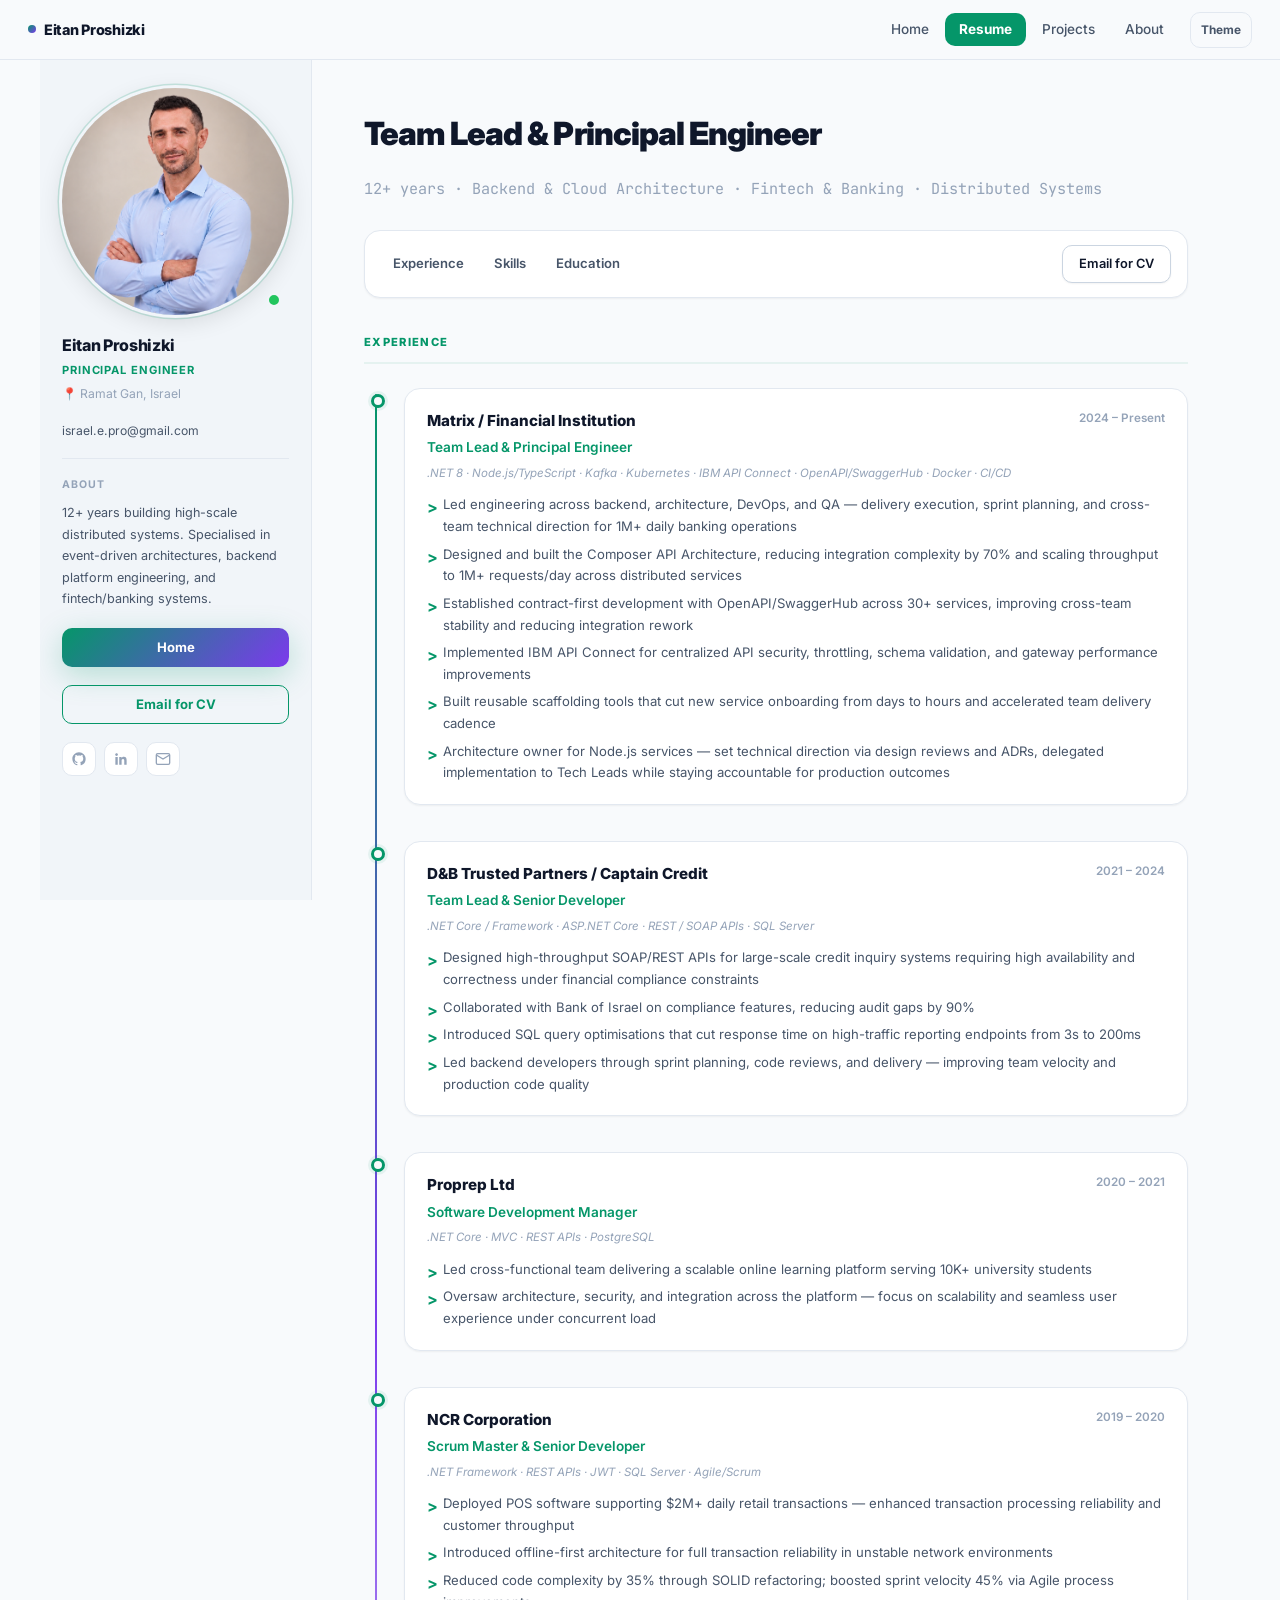
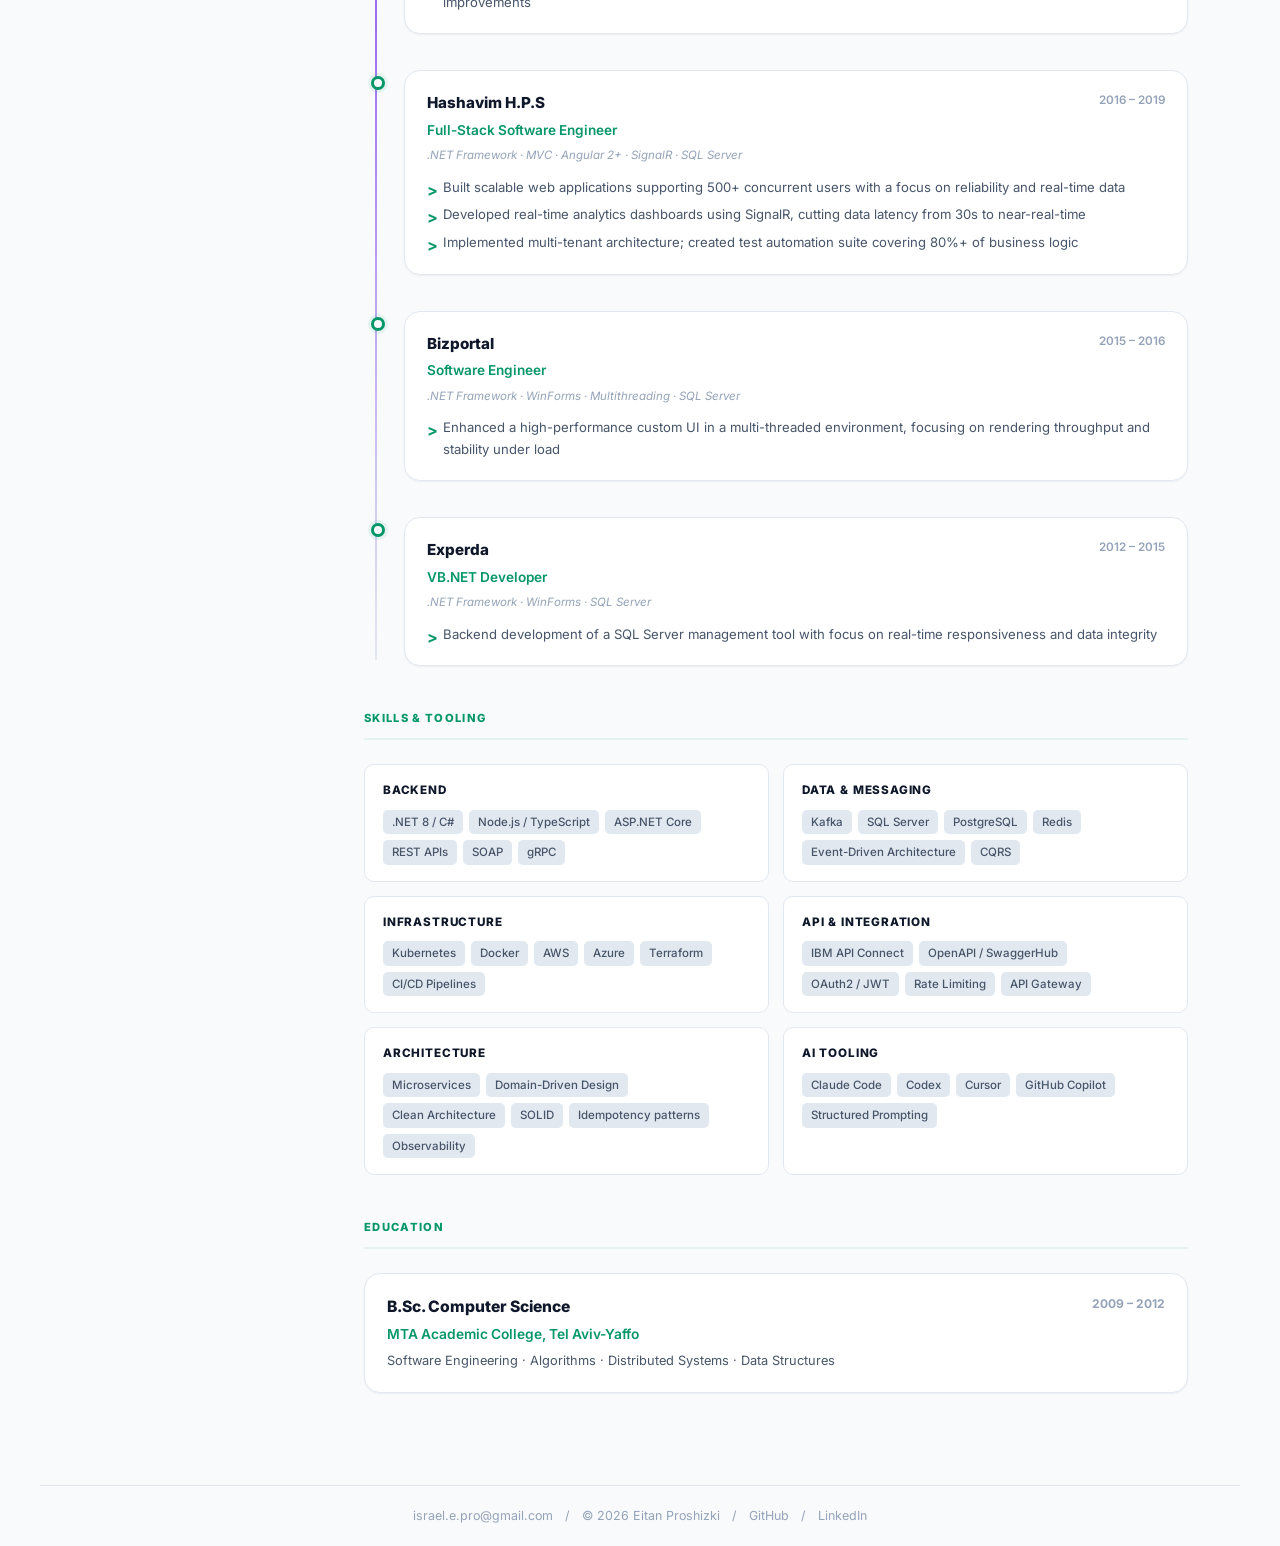
<file: resume.html>
<!DOCTYPE html>
<html lang="en" data-theme="light">
<head>
  <meta charset="UTF-8" />
  <meta name="viewport" content="width=device-width, initial-scale=1.0" />
  <title>Resume — Eitan Proshizki</title>
  <meta name="description" content="Resume for Eitan Proshizki, Team Lead & Principal Engineer specialising in distributed systems, Kafka, .NET, Kubernetes, and fintech/banking platforms." />
  <meta property="og:title" content="Resume — Eitan Proshizki" />
  <meta property="og:description" content="12+ years building high-scale backend systems. .NET · Kafka · Kubernetes · IBM API Connect · PostgreSQL." />
  <meta property="og:image" content="https://IsraelEitan.github.io/eitan-dev/avatar.png" />
  <meta property="og:url" content="https://IsraelEitan.github.io/eitan-dev/resume.html" />
  <meta property="og:type" content="website" />
  <meta name="twitter:card" content="summary_large_image" />
  <link rel="icon" type="image/svg+xml" href="favicon.svg" />
  <link rel="stylesheet" href="style.css" />
  <script src="main.js" defer></script>
</head>
<body>
<div class="scroll-progress"></div>
<nav class="top-nav">
  <a href="index.html" class="nav-brand"><span class="nav-brand-dot"></span>Eitan Proshizki</a>
  <ul class="nav-links">
    <li><a href="index.html">Home</a></li>
    <li><a href="resume.html">Resume</a></li>
    <li><a href="projects.html">Projects</a></li>
    <li><a href="about.html">About</a></li>
  </ul>
  <button class="theme-toggle" id="theme-toggle" aria-label="Toggle dark mode">🌙</button>
  <button class="mobile-menu-btn" id="mobile-menu-btn" aria-label="Open menu" aria-expanded="false"><span></span><span></span><span></span></button>
</nav>
<nav class="mobile-nav" id="mobile-nav">
  <a href="index.html">Home</a>
  <a href="resume.html">Resume</a>
  <a href="projects.html">Projects</a>
  <a href="about.html">About</a>
</nav>

<div class="layout">
  <aside class="sidebar">
    <div class="sidebar-avatar-wrap">
      <div class="sidebar-avatar"><img src="avatar.png" alt="Eitan Proshizki" /></div>
      <div class="sidebar-status" title="Open to opportunities"></div>
    </div>
    <div>
      <div class="sidebar-name">Eitan Proshizki</div>
      <div class="sidebar-role">Principal Engineer</div>
      <div class="sidebar-location">📍 Ramat Gan, Israel</div>
    </div>
    <a href="mailto:israel.e.pro@gmail.com" class="sidebar-email">israel.e.pro@gmail.com</a>
    <div class="sidebar-divider"></div>
    <div>
      <div class="sidebar-label">About</div>
      <p class="sidebar-bio">12+ years building high-scale distributed systems. Specialised in event-driven architectures, backend platform engineering, and fintech/banking systems.</p>
    </div>
    <a href="index.html" class="sidebar-cta">Home</a>
    <a href="mailto:israel.e.pro@gmail.com?subject=CV%20Request" class="sidebar-cta-ghost">Email for CV</a>
    <div class="social-links">
      <a href="https://github.com/IsraelEitan" target="_blank" rel="noopener" class="social-link" title="GitHub"><svg viewBox="0 0 24 24" fill="currentColor"><path d="M12 2C6.477 2 2 6.484 2 12.017c0 4.425 2.865 8.18 6.839 9.504.5.092.682-.217.682-.483 0-.237-.008-.868-.013-1.703-2.782.605-3.369-1.343-3.369-1.343-.454-1.158-1.11-1.466-1.11-1.466-.908-.62.069-.608.069-.608 1.003.07 1.531 1.032 1.531 1.032.892 1.53 2.341 1.088 2.91.832.092-.647.35-1.088.636-1.338-2.22-.253-4.555-1.113-4.555-4.951 0-1.093.39-1.988 1.029-2.688-.103-.253-.446-1.272.098-2.65 0 0 .84-.27 2.75 1.026A9.564 9.564 0 0112 6.844c.85.004 1.705.115 2.504.337 1.909-1.296 2.747-1.027 2.747-1.027.546 1.379.202 2.398.1 2.651.64.7 1.028 1.595 1.028 2.688 0 3.848-2.339 4.695-4.566 4.943.359.309.678.92.678 1.855 0 1.338-.012 2.419-.012 2.747 0 .268.18.58.688.482A10.019 10.019 0 0022 12.017C22 6.484 17.522 2 12 2z"/></svg></a>
      <a href="https://linkedin.com/in/eitan-pro" target="_blank" rel="noopener" class="social-link" title="LinkedIn"><svg viewBox="0 0 24 24" fill="currentColor"><path d="M20.447 20.452h-3.554v-5.569c0-1.328-.027-3.037-1.852-3.037-1.853 0-2.136 1.445-2.136 2.939v5.667H9.351V9h3.414v1.561h.046c.477-.9 1.637-1.85 3.37-1.85 3.601 0 4.267 2.37 4.267 5.455v6.286zM5.337 7.433c-1.144 0-2.063-.926-2.063-2.065 0-1.138.92-2.063 2.063-2.063 1.14 0 2.064.925 2.064 2.063 0 1.139-.925 2.065-2.064 2.065zm1.782 13.019H3.555V9h3.564v11.452zM22.225 0H1.771C.792 0 .774 0 1.729v20.542C0 23.227.792 24 1.771 24h20.451C23.2 24 24 23.227 24 22.271V1.729C24 .774 23.2 0 22.222 0h.003z"/></svg></a>
      <a href="mailto:israel.e.pro@gmail.com" class="social-link" title="Email"><svg viewBox="0 0 24 24" fill="none" stroke="currentColor" stroke-width="2"><path d="M4 4h16c1.1 0 2 .9 2 2v12c0 1.1-.9 2-2 2H4c-1.1 0-2-.9-2-2V6c0-1.1.9-2 2-2z"/><polyline points="22,6 12,12 2,6"/></svg></a>
    </div>
  </aside>

  <main class="content">
    <h1 class="page-title">Team Lead &amp; Principal Engineer</h1>
    <p style="font-size:0.95rem;color:var(--text-muted);margin-bottom:28px;font-family:var(--mono);">12+ years &middot; Backend &amp; Cloud Architecture &middot; Fintech &amp; Banking &middot; Distributed Systems</p>

    <div class="resume-topbar">
      <nav class="resume-nav">
        <a href="#experience">Experience</a>
        <a href="#skills">Skills</a>
        <a href="#education">Education</a>
      </nav>
      <a href="mailto:israel.e.pro@gmail.com?subject=CV%20Request" class="btn btn-secondary" style="font-size:0.8rem;padding:8px 16px;">Email for CV</a>
    </div>

    <section class="resume-section" id="experience">
      <h2 class="resume-section-title">Experience</h2>
      <div class="timeline">

        <div class="timeline-item">
          <div class="timeline-dot"></div>
          <div class="timeline-card">
            <div class="timeline-header">
              <div class="timeline-company">Matrix / Financial Institution</div>
              <div class="timeline-date">2024 &ndash; Present</div>
            </div>
            <div class="timeline-role">Team Lead &amp; Principal Engineer</div>
            <div class="timeline-tech">.NET 8 · Node.js/TypeScript · Kafka · Kubernetes · IBM API Connect · OpenAPI/SwaggerHub · Docker · CI/CD</div>
            <ul class="timeline-bullets">
              <li>Led engineering across backend, architecture, DevOps, and QA — delivery execution, sprint planning, and cross-team technical direction for 1M+ daily banking operations</li>
              <li>Designed and built the Composer API Architecture, reducing integration complexity by 70% and scaling throughput to 1M+ requests/day across distributed services</li>
              <li>Established contract-first development with OpenAPI/SwaggerHub across 30+ services, improving cross-team stability and reducing integration rework</li>
              <li>Implemented IBM API Connect for centralized API security, throttling, schema validation, and gateway performance improvements</li>
              <li>Built reusable scaffolding tools that cut new service onboarding from days to hours and accelerated team delivery cadence</li>
              <li>Architecture owner for Node.js services — set technical direction via design reviews and ADRs, delegated implementation to Tech Leads while staying accountable for production outcomes</li>
            </ul>
          </div>
        </div>

        <div class="timeline-item">
          <div class="timeline-dot"></div>
          <div class="timeline-card">
            <div class="timeline-header">
              <div class="timeline-company">D&amp;B Trusted Partners / Captain Credit</div>
              <div class="timeline-date">2021 &ndash; 2024</div>
            </div>
            <div class="timeline-role">Team Lead &amp; Senior Developer</div>
            <div class="timeline-tech">.NET Core / Framework · ASP.NET Core · REST / SOAP APIs · SQL Server</div>
            <ul class="timeline-bullets">
              <li>Designed high-throughput SOAP/REST APIs for large-scale credit inquiry systems requiring high availability and correctness under financial compliance constraints</li>
              <li>Collaborated with Bank of Israel on compliance features, reducing audit gaps by 90%</li>
              <li>Introduced SQL query optimisations that cut response time on high-traffic reporting endpoints from 3s to 200ms</li>
              <li>Led backend developers through sprint planning, code reviews, and delivery — improving team velocity and production code quality</li>
            </ul>
          </div>
        </div>

        <div class="timeline-item">
          <div class="timeline-dot"></div>
          <div class="timeline-card">
            <div class="timeline-header">
              <div class="timeline-company">Proprep Ltd</div>
              <div class="timeline-date">2020 &ndash; 2021</div>
            </div>
            <div class="timeline-role">Software Development Manager</div>
            <div class="timeline-tech">.NET Core · MVC · REST APIs · PostgreSQL</div>
            <ul class="timeline-bullets">
              <li>Led cross-functional team delivering a scalable online learning platform serving 10K+ university students</li>
              <li>Oversaw architecture, security, and integration across the platform — focus on scalability and seamless user experience under concurrent load</li>
            </ul>
          </div>
        </div>

        <div class="timeline-item">
          <div class="timeline-dot"></div>
          <div class="timeline-card">
            <div class="timeline-header">
              <div class="timeline-company">NCR Corporation</div>
              <div class="timeline-date">2019 &ndash; 2020</div>
            </div>
            <div class="timeline-role">Scrum Master &amp; Senior Developer</div>
            <div class="timeline-tech">.NET Framework · REST APIs · JWT · SQL Server · Agile/Scrum</div>
            <ul class="timeline-bullets">
              <li>Deployed POS software supporting $2M+ daily retail transactions — enhanced transaction processing reliability and customer throughput</li>
              <li>Introduced offline-first architecture for full transaction reliability in unstable network environments</li>
              <li>Reduced code complexity by 35% through SOLID refactoring; boosted sprint velocity 45% via Agile process improvements</li>
            </ul>
          </div>
        </div>

        <div class="timeline-item">
          <div class="timeline-dot"></div>
          <div class="timeline-card">
            <div class="timeline-header">
              <div class="timeline-company">Hashavim H.P.S</div>
              <div class="timeline-date">2016 &ndash; 2019</div>
            </div>
            <div class="timeline-role">Full-Stack Software Engineer</div>
            <div class="timeline-tech">.NET Framework · MVC · Angular 2+ · SignalR · SQL Server</div>
            <ul class="timeline-bullets">
              <li>Built scalable web applications supporting 500+ concurrent users with a focus on reliability and real-time data</li>
              <li>Developed real-time analytics dashboards using SignalR, cutting data latency from 30s to near-real-time</li>
              <li>Implemented multi-tenant architecture; created test automation suite covering 80%+ of business logic</li>
            </ul>
          </div>
        </div>

        <div class="timeline-item">
          <div class="timeline-dot"></div>
          <div class="timeline-card">
            <div class="timeline-header">
              <div class="timeline-company">Bizportal</div>
              <div class="timeline-date">2015 &ndash; 2016</div>
            </div>
            <div class="timeline-role">Software Engineer</div>
            <div class="timeline-tech">.NET Framework · WinForms · Multithreading · SQL Server</div>
            <ul class="timeline-bullets">
              <li>Enhanced a high-performance custom UI in a multi-threaded environment, focusing on rendering throughput and stability under load</li>
            </ul>
          </div>
        </div>

        <div class="timeline-item">
          <div class="timeline-dot"></div>
          <div class="timeline-card">
            <div class="timeline-header">
              <div class="timeline-company">Experda</div>
              <div class="timeline-date">2012 &ndash; 2015</div>
            </div>
            <div class="timeline-role">VB.NET Developer</div>
            <div class="timeline-tech">.NET Framework · WinForms · SQL Server</div>
            <ul class="timeline-bullets">
              <li>Backend development of a SQL Server management tool with focus on real-time responsiveness and data integrity</li>
            </ul>
          </div>
        </div>

      </div>
    </section>

    <section class="resume-section" id="skills">
      <h2 class="resume-section-title">Skills &amp; Tooling</h2>
      <div class="skills-cats">
        <div class="skill-cat">
          <div class="skill-cat-title">Backend</div>
          <div class="skill-tags">
            <span class="skill-tag">.NET 8 / C#</span>
            <span class="skill-tag">Node.js / TypeScript</span>
            <span class="skill-tag">ASP.NET Core</span>
            <span class="skill-tag">REST APIs</span>
            <span class="skill-tag">SOAP</span>
            <span class="skill-tag">gRPC</span>
          </div>
        </div>
        <div class="skill-cat">
          <div class="skill-cat-title">Data &amp; Messaging</div>
          <div class="skill-tags">
            <span class="skill-tag">Kafka</span>
            <span class="skill-tag">SQL Server</span>
            <span class="skill-tag">PostgreSQL</span>
            <span class="skill-tag">Redis</span>
            <span class="skill-tag">Event-Driven Architecture</span>
            <span class="skill-tag">CQRS</span>
          </div>
        </div>
        <div class="skill-cat">
          <div class="skill-cat-title">Infrastructure</div>
          <div class="skill-tags">
            <span class="skill-tag">Kubernetes</span>
            <span class="skill-tag">Docker</span>
            <span class="skill-tag">AWS</span>
            <span class="skill-tag">Azure</span>
            <span class="skill-tag">Terraform</span>
            <span class="skill-tag">CI/CD Pipelines</span>
          </div>
        </div>
        <div class="skill-cat">
          <div class="skill-cat-title">API &amp; Integration</div>
          <div class="skill-tags">
            <span class="skill-tag">IBM API Connect</span>
            <span class="skill-tag">OpenAPI / SwaggerHub</span>
            <span class="skill-tag">OAuth2 / JWT</span>
            <span class="skill-tag">Rate Limiting</span>
            <span class="skill-tag">API Gateway</span>
          </div>
        </div>
        <div class="skill-cat">
          <div class="skill-cat-title">Architecture</div>
          <div class="skill-tags">
            <span class="skill-tag">Microservices</span>
            <span class="skill-tag">Domain-Driven Design</span>
            <span class="skill-tag">Clean Architecture</span>
            <span class="skill-tag">SOLID</span>
            <span class="skill-tag">Idempotency patterns</span>
            <span class="skill-tag">Observability</span>
          </div>
        </div>
        <div class="skill-cat">
          <div class="skill-cat-title">AI Tooling</div>
          <div class="skill-tags">
            <span class="skill-tag">Claude Code</span>
            <span class="skill-tag">Codex</span>
            <span class="skill-tag">Cursor</span>
            <span class="skill-tag">GitHub Copilot</span>
            <span class="skill-tag">Structured Prompting</span>
          </div>
        </div>
      </div>
    </section>

    <section class="resume-section" id="education">
      <h2 class="resume-section-title">Education</h2>
      <div class="edu-item">
        <div>
          <div class="edu-degree">B.Sc. Computer Science</div>
          <div class="edu-school">MTA Academic College, Tel Aviv-Yaffo</div>
          <div class="edu-detail">Software Engineering · Algorithms · Distributed Systems · Data Structures</div>
        </div>
        <div class="edu-date">2009 – 2012</div>
      </div>
    </section>

  </main>
</div>

<footer class="site-footer">
  <span>israel.e.pro@gmail.com</span>
  <span>/</span>
  <span>&copy; <span class="current-year">2026</span> Eitan Proshizki</span>
  <span>/</span>
  <a href="https://github.com/IsraelEitan" target="_blank" rel="noopener">GitHub</a>
  <span>/</span>
  <a href="https://linkedin.com/in/eitan-pro" target="_blank" rel="noopener">LinkedIn</a>
</footer>

</body>
</html>
</file>
<file: style.css>
/* ================================================================
   EITAN PROSHIZKI  Premium Personal Site  v2.0  (eitan-dev variant)
   ================================================================ */

@import url('https://fonts.googleapis.com/css2?family=Inter:wght@300;400;500;600;700;800;900&family=JetBrains+Mono:wght@400;500&display=swap');

/*  Design Tokens  */
:root {
  --grad-from:   #059669;
  --grad-to:     #7C3AED;
  --gradient:    linear-gradient(135deg, var(--grad-from), var(--grad-to));
  --bg-page:     #F8FAFC;
  --bg-card:     #FFFFFF;
  --bg-sidebar:  #F1F5F9;
  --bg-hover:    #E2E8F0;
  --bg-code:     #F1F5F9;
  --text-primary:   #0F172A;
  --text-secondary: #475569;
  --text-muted:     #94A3B8;
  --accent:         #059669;
  --accent-2:       #7C3AED;
  --accent-light:   rgba(5,150,105,0.08);
  --accent-text:    #047857;
  --green:          #22C55E;
  --green-light:    rgba(34,197,94,0.1);
  --border:         #E2E8F0;
  --border-strong:  #CBD5E1;
  --dot-color:      rgba(5,150,105,0.12);
  --shadow-sm:   0 1px 2px rgba(0,0,0,0.05);
  --shadow:      0 4px 6px rgba(0,0,0,0.07),0 1px 3px rgba(0,0,0,0.06);
  --shadow-md:   0 10px 25px rgba(0,0,0,0.1),0 4px 10px rgba(0,0,0,0.05);
  --shadow-lg:   0 20px 40px rgba(0,0,0,0.12);
  --shadow-blue: 0 8px 30px rgba(5,150,105,0.25);
  --sidebar-w:  272px;
  --nav-h:      60px;
  --radius:     10px;
  --radius-lg:  16px;
  --font:  'Inter', system-ui, sans-serif;
  --mono:  'JetBrains Mono', 'Fira Code', monospace;
}

[data-theme="dark"] {
  --bg-page:     #030712;
  --bg-card:     #0F172A;
  --bg-sidebar:  #0F172A;
  --bg-hover:    #1E293B;
  --bg-code:     #1E293B;
  --text-primary:   #F8FAFC;
  --text-secondary: #CBD5E1;
  --text-muted:     #64748B;
  --accent:         #10B981;
  --accent-2:       #8B5CF6;
  --accent-light:   rgba(16,185,129,0.12);
  --accent-text:    #6EE7B7;
  --green:          #4ADE80;
  --green-light:    rgba(74,222,128,0.12);
  --border:         #1E293B;
  --border-strong:  #334155;
  --dot-color:      rgba(16,185,129,0.12);
  --shadow-sm:   0 1px 2px rgba(0,0,0,0.5);
  --shadow:      0 4px 6px rgba(0,0,0,0.5);
  --shadow-md:   0 10px 25px rgba(0,0,0,0.5);
  --shadow-lg:   0 20px 40px rgba(0,0,0,0.6);
  --shadow-blue: 0 8px 30px rgba(16,185,129,0.2);
}

/*  Reset  */
*,*::before,*::after { box-sizing:border-box; margin:0; padding:0; }
html { font-size:16px; scroll-behavior:smooth; }
body {
  font-family:var(--font);
  background:var(--bg-page);
  color:var(--text-primary);
  line-height:1.6;
  transition:background 0.25s,color 0.25s;
  min-height:100vh;
  overflow-x:hidden;
  -webkit-font-smoothing:antialiased;
}
a { color:var(--accent); text-decoration:none; transition:color 0.15s; }
a:hover { color:var(--accent-text); }
img { max-width:100%; display:block; }
button { font-family:var(--font); cursor:pointer; }

/*  Scroll Progress  */
.scroll-progress {
  position:fixed; top:0; left:0; z-index:999;
  height:3px; width:0%;
  background:var(--gradient);
  transition:width 0.1s linear;
  border-radius:0 3px 3px 0;
}

/*  Navigation  */
.top-nav {
  position:sticky; top:0; z-index:100;
  height:var(--nav-h);
  background:rgba(248,250,252,0.9);
  backdrop-filter:blur(12px);
  -webkit-backdrop-filter:blur(12px);
  border-bottom:1px solid var(--border);
  display:flex; align-items:center;
  padding:0 28px; gap:4px;
}
[data-theme="dark"] .top-nav { background:rgba(3,7,18,0.9); }
.nav-brand {
  font-weight:800; font-size:0.9rem; letter-spacing:-0.02em;
  color:var(--text-primary); margin-right:auto;
  display:flex; align-items:center; gap:8px;
}
.nav-brand-dot { width:8px; height:8px; border-radius:50%; background:var(--gradient); }
.nav-links { display:flex; align-items:center; gap:2px; list-style:none; }
.nav-links a {
  display:block; padding:6px 14px;
  border-radius:var(--radius); font-size:0.85rem; font-weight:500;
  color:var(--text-secondary); transition:all 0.15s;
}
.nav-links a:hover { background:var(--bg-hover); color:var(--text-primary); }
.nav-links a.active { background:var(--accent-light); color:var(--accent); font-weight:600; }
.theme-toggle {
  min-width:52px; height:36px;
  padding:0 10px;
  border-radius:var(--radius); border:1px solid var(--border);
  background:transparent; cursor:pointer;
  display:flex; align-items:center; justify-content:center;
  margin-left:8px; color:var(--text-secondary);
  transition:all 0.15s; font-size:0.74rem; font-weight:700;
}
.theme-toggle:hover { background:var(--bg-hover); color:var(--text-primary); }
.mobile-menu-btn {
  display:none; width:36px; height:36px;
  border-radius:var(--radius); border:1px solid var(--border);
  background:transparent; flex-direction:column;
  align-items:center; justify-content:center; gap:5px;
  margin-left:8px; cursor:pointer;
}
.mobile-menu-btn span { display:block; width:18px; height:2px; background:var(--text-secondary); border-radius:1px; transition:all 0.2s; }
.mobile-nav {
  display:none; position:fixed; top:var(--nav-h); left:0; right:0;
  background:var(--bg-card); border-bottom:1px solid var(--border);
  z-index:99; padding:16px 24px 24px; box-shadow:var(--shadow-md);
}
.mobile-nav.open { display:block; }
.mobile-nav a { display:block; padding:12px 0; font-size:1rem; font-weight:500; color:var(--text-secondary); border-bottom:1px solid var(--border); }
.mobile-nav a:last-child { border-bottom:none; }

/*  Layout  */
.layout {
  display:grid;
  grid-template-columns:var(--sidebar-w) 1fr;
  min-height:calc(100vh - var(--nav-h));
  max-width:1200px; margin:0 auto;
}

/*  Sidebar  */
.sidebar {
  position:sticky; top:var(--nav-h);
  height:calc(100vh - var(--nav-h));
  overflow-y:auto; overflow-x:hidden;
  background:var(--bg-sidebar);
  border-right:1px solid var(--border);
  padding:28px 22px;
  display:flex; flex-direction:column; gap:18px;
}

.sidebar-avatar-wrap {
  position:relative; width:100%;
  display:flex; flex-direction:column; align-items:center;
}
.sidebar-avatar {
  width:100%; aspect-ratio:1/1;
  border-radius:50%; overflow:hidden;
  border:none;
  box-shadow:
    0 0 0 3px var(--bg-sidebar),
    0 0 0 4.5px rgba(5,150,105,0.18),
    0 6px 24px rgba(0,0,0,0.12);
}
[data-theme="dark"] .sidebar-avatar {
  box-shadow:
    0 0 0 3px var(--bg-sidebar),
    0 0 0 4.5px rgba(16,185,129,0.25),
    0 6px 24px rgba(0,0,0,0.4);
}
.sidebar-avatar img { width:100%; height:100%; object-fit:cover; object-position:center top; }
.sidebar-status {
  position:absolute; bottom:8px; right:8px;
  width:14px; height:14px; border-radius:50%;
  background:var(--green); border:2px solid var(--bg-sidebar);
}

.sidebar-name { font-size:1rem; font-weight:800; letter-spacing:-0.02em; color:var(--text-primary); }
.sidebar-role { font-size:0.7rem; font-weight:700; color:var(--accent); text-transform:uppercase; letter-spacing:0.08em; margin-top:3px; }
.sidebar-location { font-size:0.76rem; color:var(--text-muted); margin-top:4px; }
.sidebar-name,.sidebar-role,.sidebar-location { max-width:100%; overflow-wrap:anywhere; word-break:break-word; }
.sidebar-email { font-size:0.76rem; color:var(--text-secondary); word-break:break-all; }
.sidebar-divider { height:1px; background:var(--border); flex-shrink:0; }
.sidebar-label { font-size:0.66rem; font-weight:700; text-transform:uppercase; letter-spacing:0.1em; color:var(--text-muted); margin-bottom:8px; }
.sidebar-bio { font-size:0.79rem; color:var(--text-secondary); line-height:1.7; }
.sidebar-cta {
  display:block; padding:9px 16px;
  background:var(--gradient); color:#fff;
  border-radius:var(--radius); font-size:0.82rem; font-weight:700;
  text-align:center; transition:opacity 0.15s,box-shadow 0.15s;
  box-shadow:var(--shadow-blue);
}
.sidebar-cta:hover { opacity:0.88; color:#fff; }
.social-links { display:flex; gap:8px; }
.social-link {
  width:34px; height:34px; border-radius:var(--radius);
  border:1px solid var(--border); background:var(--bg-card);
  display:flex; align-items:center; justify-content:center;
  color:var(--text-muted); transition:all 0.15s;
}
.social-link svg { width:16px; height:16px; }
.social-link:hover { color:var(--accent); border-color:var(--accent); background:var(--accent-light); transform:translateY(-2px); }
.sidebar-footer { font-size:0.68rem; color:var(--text-muted); margin-top:auto; padding-top:12px; }

/*  Content  */
.content { padding:48px 52px; min-width:0; }

/*  Hero  */
.hero { position:relative; padding-bottom:48px; }
.hero-bg {
  position:absolute; inset:-48px -52px 0;
  background-image:radial-gradient(var(--dot-color) 1px,transparent 1px);
  background-size:28px 28px;
  pointer-events:none; z-index:0;
  mask-image:linear-gradient(to bottom,rgba(0,0,0,0.5) 0%,rgba(0,0,0,0) 100%);
}
.hero-inner { position:relative; z-index:1; }
.available-badge {
  display:inline-flex; align-items:center; gap:8px;
  padding:6px 14px; border-radius:20px;
  background:var(--green-light); border:1px solid rgba(34,197,94,0.3);
  font-size:0.78rem; font-weight:600; color:var(--green);
  margin-bottom:24px;
}
.available-dot {
  width:7px; height:7px; border-radius:50%;
  background:var(--green); flex-shrink:0;
  animation:pulse-green 2s infinite;
}
@keyframes pulse-green {
  0%,100% { opacity:1; box-shadow:0 0 0 0 rgba(34,197,94,0.4); }
  50% { opacity:0.8; box-shadow:0 0 0 6px rgba(34,197,94,0); }
}
.hero-headline {
  font-size:2.8rem; font-weight:900; letter-spacing:-0.04em;
  line-height:1.1; color:var(--text-primary);
  margin-bottom:20px; max-width:620px;
}
.hero-sub { font-size:1rem; color:var(--text-secondary); line-height:1.75; max-width:540px; margin-bottom:32px; }
.hero-ctas { display:flex; gap:12px; flex-wrap:wrap; margin-bottom:40px; }

/*  Buttons  */
.btn {
  display:inline-flex; align-items:center; gap:7px;
  padding:11px 22px; border-radius:var(--radius);
  font-size:0.875rem; font-weight:600;
  transition:all 0.18s; text-decoration:none; border:none;
  font-family:var(--font); cursor:pointer;
}
.btn-primary { background:var(--gradient); color:#fff; box-shadow:var(--shadow-blue); }
.btn-primary:hover { opacity:0.88; color:#fff; transform:translateY(-1px); }
.btn-secondary { background:var(--bg-card); color:var(--text-primary); border:1px solid var(--border-strong); box-shadow:var(--shadow-sm); }
.btn-secondary:hover { background:var(--bg-hover); color:var(--text-primary); transform:translateY(-1px); }

/*  Stats Row  */
.stats-row {
  display:flex; margin:0 0 40px;
  border:1px solid var(--border); border-radius:var(--radius-lg);
  background:var(--bg-card); overflow:hidden; box-shadow:var(--shadow-sm);
}
.stat-item { flex:1; padding:20px 16px; text-align:center; border-right:1px solid var(--border); }
.stat-item:last-child { border-right:none; }
.stat-value {
  display:block; font-size:1.6rem; font-weight:900; letter-spacing:-0.03em;
  background:var(--gradient); -webkit-background-clip:text; -webkit-text-fill-color:transparent; background-clip:text;
}
.stat-label { display:block; font-size:0.68rem; font-weight:600; text-transform:uppercase; letter-spacing:0.08em; color:var(--text-muted); margin-top:2px; }
.stat-detail {
  display:block; font-size:0.68rem; color:var(--text-muted); margin-top:4px; line-height:1.4; max-width:140px; text-align:center;
}

/*  Tech Pills  */
.tech-section { margin-bottom:40px; }
.tech-section-label { font-size:0.7rem; font-weight:700; text-transform:uppercase; letter-spacing:0.1em; color:var(--text-muted); margin-bottom:10px; }
.tech-pills { display:flex; flex-wrap:wrap; gap:7px; }
.tech-pill {
  font-size:0.75rem; font-weight:600; font-family:var(--mono);
  padding:4px 12px; border-radius:20px;
  border:1px solid var(--border); background:var(--bg-card);
  color:var(--text-secondary); cursor:default; transition:all 0.15s;
}
.tech-pill:hover { transform:translateY(-2px); box-shadow:var(--shadow); }
.pill-dotnet  { border-color:#7C3AED44; color:#7C3AED; background:#7C3AED11; }
.pill-kafka   { border-color:#EA580C44; color:#EA580C; background:#EA580C11; }
.pill-k8s     { border-color:#2563EB44; color:#2563EB; background:#2563EB11; }
.pill-aws     { border-color:#F9731644; color:#F97316; background:#F9731611; }
.pill-docker  { border-color:#0891B244; color:#0891B2; background:#0891B211; }
.pill-node    { border-color:#22C55E44; color:#22C55E; background:#22C55E11; }
.pill-ts      { border-color:#3B82F644; color:#3B82F6; background:#3B82F611; }
.pill-sql     { border-color:#94A3B844; color:#64748B; background:#94A3B811; }
.pill-tf      { border-color:#7C3AED44; color:#9333EA; background:#9333EA11; }
.pill-api     { border-color:#06B6D444; color:#06B6D4; background:#06B6D411; }
.pill-ci      { border-color:#22C55E44; color:#16A34A; background:#22C55E11; }
.pill-git     { border-color:#F9731644; color:#EA580C; background:#F9731611; }
.pill-redis   { border-color:#DC262644; color:#DC2626; background:#DC262611; }
.pill-ai-claude  { border-color:#6366F144; color:#6366F1; background:#6366F111; }
.pill-ai-cursor  { border-color:#33415544; color:#475569; background:#33415511; }
.pill-ai-copilot { border-color:#2563EB44; color:#2563EB; background:#2563EB11; }
.pill-ai-prompt  { border-color:#22C55E44; color:#15803D; background:#22C55E11; }
.pill-ai-agents  { border-color:#7C3AED44; color:#7C3AED; background:#7C3AED11; }
.pill-ai-openai  { border-color:#06B6D444; color:#0891B2; background:#06B6D411; }

/*  Gradient Text  */
.gradient-text { background:var(--gradient); -webkit-background-clip:text; -webkit-text-fill-color:transparent; background-clip:text; }

/*  Section  */
.section-header { display:flex; align-items:center; justify-content:space-between; margin-bottom:20px; }
.section-title { font-size:1.15rem; font-weight:800; letter-spacing:-0.02em; color:var(--text-primary); }
.section-link { font-size:0.8rem; font-weight:600; color:var(--accent); }
.section-link:hover { color:var(--accent-text); }
.section-divider { height:1px; background:var(--border); margin:48px 0; }

/*  Project Cards  */
.projects-grid { display:grid; grid-template-columns:1fr 1fr; gap:16px; }
.project-card {
  background:var(--bg-card); border:1px solid var(--border);
  border-radius:var(--radius-lg); overflow:hidden;
  transition:all 0.2s; box-shadow:var(--shadow-sm); display:flex; flex-direction:column;
}
.project-card:hover { border-color:var(--accent); box-shadow:var(--shadow-md); transform:translateY(-3px); }
.project-card-top { height:80px; display:flex; align-items:center; justify-content:center; position:relative; overflow:hidden; }
.project-top-blue   { background:linear-gradient(135deg,#2563EB22,#06B6D422); }
.project-top-purple { background:linear-gradient(135deg,#7C3AED22,#A855F722); }
.project-top-green  { background:linear-gradient(135deg,#05965522,#22C55E22); }
.project-top-orange { background:linear-gradient(135deg,#EA580C22,#F9731622); }
.project-top-cyan   { background:linear-gradient(135deg,#0891B222,#06B6D422); }
.project-top-emerald { background:linear-gradient(135deg,#05965522,#7C3AED22); }
.project-card-body { padding:18px 20px 20px; flex:1; display:flex; flex-direction:column; }
.project-tag { font-size:0.67rem; font-weight:700; text-transform:uppercase; letter-spacing:0.08em; color:var(--text-muted); margin-bottom:6px; }
.project-name { font-size:0.95rem; font-weight:700; color:var(--text-primary); margin-bottom:8px; line-height:1.3; }
.project-desc { font-size:0.8rem; color:var(--text-secondary); line-height:1.65; flex:1; }
.project-metrics { display:flex; gap:12px; margin:14px 0 0; padding-top:14px; border-top:1px solid var(--border); }
.metric { text-align:center; flex:1; }
.metric-value { font-size:0.95rem; font-weight:800; display:block; line-height:1; }
.metric-label { font-size:0.63rem; color:var(--text-muted); font-weight:600; text-transform:uppercase; letter-spacing:0.05em; display:block; margin-top:3px; }
.metric-blue  .metric-value { color:var(--accent); }
.metric-green .metric-value { color:var(--green); }
.metric-orange .metric-value { color:#F97316; }
.project-tech-tags { display:flex; flex-wrap:wrap; gap:5px; margin-top:12px; }
.project-tech-tag { font-size:0.68rem; padding:2px 8px; border-radius:4px; background:var(--bg-hover); color:var(--text-muted); font-weight:500; font-family:var(--mono); }
.project-link { display:inline-flex; align-items:center; gap:4px; font-size:0.76rem; color:var(--accent); font-weight:700; margin-top:12px; transition:gap 0.15s; }
.project-link:hover { gap:8px; }

/*  Timeline  */
.timeline { position:relative; padding-left:40px; }
.timeline::before {
  content:''; position:absolute; left:11px; top:6px; bottom:6px;
  width:2px; background:linear-gradient(to bottom,var(--accent),var(--accent-2),var(--border));
  border-radius:1px;
}
.timeline-item { position:relative; margin-bottom:36px; }
.timeline-item:last-child { margin-bottom:0; }
.timeline-dot {
  position:absolute; left:-33px; top:6px;
  width:14px; height:14px; border-radius:50%;
  background:var(--bg-page); border:3px solid var(--accent);
  box-shadow:0 0 0 3px var(--accent-light); transition:all 0.2s;
}
.timeline-item:hover .timeline-dot { background:var(--accent); box-shadow:var(--shadow-blue); }
.timeline-card {
  background:var(--bg-card); border:1px solid var(--border);
  border-radius:var(--radius-lg); padding:20px 22px;
  transition:all 0.2s; box-shadow:var(--shadow-sm);
}
.timeline-card:hover { border-color:var(--accent); box-shadow:var(--shadow); transform:translateX(3px); }
.timeline-header { display:flex; align-items:flex-start; justify-content:space-between; gap:12px; margin-bottom:4px; }
.timeline-company { font-size:0.95rem; font-weight:800; color:var(--text-primary); }
.timeline-date { font-size:0.73rem; color:var(--text-muted); font-weight:600; white-space:nowrap; flex-shrink:0; }
.timeline-role { font-size:0.85rem; font-weight:600; color:var(--accent); margin-bottom:6px; }
.timeline-tech { font-size:0.72rem; color:var(--text-muted); font-style:italic; margin-bottom:12px; line-height:1.5; }
.timeline-bullets { list-style:none; display:flex; flex-direction:column; gap:6px; }
.timeline-bullets li { font-size:0.82rem; color:var(--text-secondary); padding-left:16px; position:relative; line-height:1.65; }
.timeline-bullets li::before { content:'>'; position:absolute; left:0; color:var(--accent); font-weight:700; font-size:1rem; }

/*  Skills  */
.skills-visual { display:flex; flex-direction:column; gap:16px; margin-bottom:48px; }
.skill-bar-header { display:flex; justify-content:space-between; align-items:center; margin-bottom:8px; }
.skill-bar-name { font-size:0.85rem; font-weight:600; color:var(--text-primary); }
.skill-bar-pct  { font-size:0.78rem; font-weight:700; color:var(--accent); }
.skill-bar-track { height:8px; background:var(--bg-hover); border-radius:4px; overflow:hidden; }
.skill-bar-fill { height:100%; width:0%; border-radius:4px; background:var(--gradient); transition:width 1.2s cubic-bezier(0.22,1,0.36,1); }
.resume-section-title {
  font-size:0.7rem; font-weight:800; text-transform:uppercase;
  letter-spacing:0.12em; color:var(--accent);
  margin-bottom:24px; padding-bottom:10px;
  border-bottom:2px solid var(--accent-light);
}
.page-title { font-size:2rem; font-weight:900; letter-spacing:-0.03em; color:var(--text-primary); margin-bottom:18px; }
.resume-topbar {
  display:flex; align-items:center; justify-content:space-between;
  gap:14px; flex-wrap:wrap; padding:14px 16px;
  background:var(--bg-card); border:1px solid var(--border);
  border-radius:var(--radius-lg); box-shadow:var(--shadow-sm); margin-bottom:36px;
}
.resume-nav { display:flex; align-items:center; gap:6px; flex-wrap:wrap; }
.resume-nav a {
  display:inline-flex; align-items:center; min-height:34px; padding:7px 12px;
  border-radius:var(--radius); color:var(--text-secondary); font-size:0.82rem; font-weight:600;
}
.resume-nav a:hover { background:var(--accent-light); color:var(--accent); }
.resume-section { margin-bottom:44px; }
.edu-item {
  display:flex; align-items:flex-start; justify-content:space-between; gap:20px;
  padding:20px 22px; background:var(--bg-card); border:1px solid var(--border);
  border-radius:var(--radius-lg); box-shadow:var(--shadow-sm);
}
.edu-degree { font-size:0.98rem; font-weight:800; color:var(--text-primary); margin-bottom:4px; }
.edu-school { font-size:0.86rem; font-weight:600; color:var(--accent); margin-bottom:6px; }
.edu-detail { font-size:0.8rem; color:var(--text-secondary); line-height:1.6; }
.edu-date { flex-shrink:0; color:var(--text-muted); font-size:0.75rem; font-weight:700; white-space:nowrap; }
.skills-cats { display:grid; grid-template-columns:1fr 1fr; gap:14px; }
.skill-cat { background:var(--bg-card); border:1px solid var(--border); border-radius:var(--radius); padding:16px 18px; transition:border-color 0.15s; }
.skill-cat:hover { border-color:var(--accent); }
.skill-cat-title { font-size:0.73rem; font-weight:800; text-transform:uppercase; letter-spacing:0.07em; color:var(--text-primary); margin-bottom:10px; }
.skill-tags { display:flex; flex-wrap:wrap; gap:6px; }
.skill-tag { font-size:0.72rem; padding:3px 9px; background:var(--bg-hover); border-radius:5px; color:var(--text-secondary); font-weight:500; }

/*  About Page  */
.about-intro {
  font-size:1rem; color:var(--text-secondary); line-height:1.85; margin-bottom:40px;
  padding:24px 28px; background:var(--bg-card); border:1px solid var(--border);
  border-radius:var(--radius-lg); border-left:4px solid var(--accent); box-shadow:var(--shadow-sm);
}
.about-section { margin-bottom:34px; }
.about-section-title { font-size:0.95rem; font-weight:800; color:var(--text-primary); margin-bottom:12px; letter-spacing:-0.01em; }
.about-text { font-size:0.88rem; color:var(--text-secondary); line-height:1.85; }
.about-list { list-style:none; display:flex; flex-direction:column; gap:9px; margin-top:12px; }
.about-list li { font-size:0.87rem; color:var(--text-secondary); padding-left:22px; position:relative; line-height:1.65; }
.about-list li::before { content:'>'; position:absolute; left:0; color:var(--accent); font-weight:700; font-size:0.85rem; }
.about-divider { height:1px; background:var(--border); margin:28px 0; }
.currently-row { display:grid; grid-template-columns:1fr 1fr; gap:16px; }
.currently-card { background:var(--bg-card); border:1px solid var(--border); border-radius:var(--radius); padding:18px; }
.currently-card-title { font-size:0.68rem; font-weight:800; text-transform:uppercase; letter-spacing:0.09em; color:var(--text-muted); margin-bottom:7px; }
.currently-card-text { font-size:0.84rem; color:var(--text-secondary); line-height:1.65; }

/*  Reveal Animation  */
.reveal { opacity:1; }

/*  Ghost CTA button  */
.sidebar-cta-ghost {
  display:block; padding:8px 16px;
  background:transparent; color:var(--accent);
  border:1px solid var(--accent); border-radius:var(--radius);
  font-size:0.82rem; font-weight:700; text-align:center; transition:all 0.15s;
}
.sidebar-cta-ghost:hover { background:var(--accent-light); color:var(--accent); }
[data-theme="dark"] .sidebar-cta-ghost { border-color:var(--accent); color:var(--accent-text); }

/*  Home CTA block  */
.home-cta-block { text-align:center; padding:56px 0 64px; }
.home-cta-title { font-size:1.7rem; font-weight:900; letter-spacing:-0.03em; margin-bottom:12px; }
.home-cta-sub { color:var(--text-secondary); margin-bottom:28px; font-size:0.95rem; }
.home-cta-btns { display:flex; gap:12px; justify-content:center; flex-wrap:wrap; }

/*  Site Footer  */
.site-footer {
  display:flex; align-items:center; justify-content:center;
  gap:12px; flex-wrap:wrap; padding:20px 28px;
  border-top:1px solid var(--border);
  font-size:0.78rem; color:var(--text-muted);
  background:var(--bg-page); max-width:1200px; margin:0 auto;
}
.site-footer a { color:var(--text-muted); transition:color 0.15s; }
.site-footer a:hover { color:var(--accent); }

/*  Stronger active nav  */
.nav-links a.active { background:var(--accent); color:#fff !important; font-weight:700; }
.nav-links a.active:hover { background:var(--accent); opacity:0.9; }

/*  AI Tools Section  */
.ai-tools-section { margin-bottom:0; }
.ai-tools-grid { display:grid; grid-template-columns:repeat(4,1fr); gap:12px; }
.ai-tool-card {
  background:var(--bg-card); border:1px solid var(--border);
  border-radius:var(--radius-lg); padding:18px 16px;
  transition:all 0.2s; box-shadow:var(--shadow-sm);
  position:relative; overflow:hidden;
}
.ai-tool-card::before {
  content:''; position:absolute; top:0; left:0; right:0; height:2px;
  background:var(--gradient); transform:scaleX(0); transform-origin:left;
  transition:transform 0.28s cubic-bezier(0.22,1,0.36,1);
}
.ai-tool-card:hover::before { transform:scaleX(1); }
.ai-tool-card:hover { border-color:var(--accent); box-shadow:var(--shadow); transform:translateY(-2px); }
.ai-tool-icon {
  width:36px; height:36px; border-radius:10px;
  display:flex; align-items:center; justify-content:center; margin-bottom:12px;
}
.ai-icon-claude  { background:linear-gradient(135deg,#6366F1,#8B5CF6); color:#fff; }
.ai-icon-cursor  { background:linear-gradient(135deg,#0F172A,#334155); color:#fff; }
.ai-icon-copilot { background:linear-gradient(135deg,#059669,#7C3AED); color:#fff; }
.ai-icon-prompt  { background:linear-gradient(135deg,#22C55E,#059669); color:#fff; }
.ai-tool-name { font-size:0.85rem; font-weight:700; color:var(--text-primary); margin-bottom:6px; }
.ai-tool-desc { font-size:0.75rem; color:var(--text-secondary); line-height:1.6; }
.ai-tool-use { font-size:0.71rem; color:var(--text-muted); margin-top:8px; line-height:1.55; font-style:italic; }
.ai-tool-badge {
  display:inline-block; font-size:0.6rem; font-weight:700;
  padding:2px 8px; border-radius:20px; margin-top:10px;
  background:var(--accent-light); color:var(--accent);
  text-transform:uppercase; letter-spacing:0.07em;
}
.ai-tools-eyebrow { font-size:0.68rem; font-weight:700; text-transform:uppercase; letter-spacing:0.14em; color:var(--accent); margin-bottom:6px; }
.ai-tools-title { font-size:1.35rem; font-weight:800; letter-spacing:-0.03em; color:var(--text-primary); line-height:1.2; margin-bottom:8px; }
.ai-tools-subtitle { font-size:0.875rem; color:var(--text-secondary); line-height:1.7; margin-bottom:22px; max-width:560px; }

/*  Responsive  */
@media (max-width:900px) {
  .layout { grid-template-columns:1fr; }
  .sidebar { position:static; height:auto; overflow:visible; border-right:none; border-bottom:1px solid var(--border); padding:24px; flex-direction:row; flex-wrap:wrap; align-items:flex-start; gap:12px; }
  .sidebar-avatar-wrap { width:72px; flex-shrink:0; }
  .sidebar > div { min-width:0; }
  .sidebar > div:nth-of-type(2) { flex:1 1 220px; }
  .sidebar-avatar { width:72px; height:72px; border-radius:12px; }
  .sidebar-footer { display:none; }
  .projects-grid { grid-template-columns:1fr; }
  .stats-row { flex-wrap:wrap; }
  .stat-item { flex:1 1 calc(50% - 1px); border-bottom:1px solid var(--border); }
  .stat-item:last-child { border-bottom:none; }
  .hero-headline { font-size:2rem; }
  .nav-links { display:none; }
  .mobile-menu-btn { display:flex; }
  .home-cta-title { font-size:1.3rem; }
  .ai-tools-grid { grid-template-columns:1fr 1fr; }
  .tech-depth-grid { grid-template-columns:1fr; }
  .principles-grid { grid-template-columns:1fr 1fr; }
}
@media (max-width:600px) {
  html,body { max-width:100%; overflow-x:hidden; }
  .top-nav { display:grid; grid-template-columns:minmax(0,1fr) 52px 34px; padding:0 12px; gap:8px; }
  .nav-brand { min-width:0; margin-right:0; overflow:hidden; text-overflow:ellipsis; white-space:nowrap; }
  .theme-toggle { min-width:52px; height:34px; padding:0 8px; margin-left:0; flex-shrink:0; }
  .mobile-menu-btn { width:34px; height:34px; margin-left:0; flex-shrink:0; }
  .layout,.sidebar,.content { width:100%; max-width:100%; overflow-x:hidden; }
  .sidebar > *,.content > * { min-width:0; max-width:100%; }
  .hero-headline { font-size:1.6rem; }
  .content { padding:28px 20px; }
  .skills-cats { grid-template-columns:1fr; }
  .sidebar { flex-direction:column; }
  .sidebar > div:nth-of-type(2) { flex:0 1 auto; }
  .sidebar-avatar-wrap { width:72px; }
  .sidebar-role { max-width:calc(100vw - 40px); line-height:1.5; }
  .about-hero-label,.hero-status { max-width:calc(100vw - 40px); font-size:0.62rem; letter-spacing:0.08em; word-break:break-word; }
  .sidebar-email,.sidebar-bio { overflow-wrap:anywhere; }
  .stats-row { flex-direction:column; }
  .stat-item { border-right:none; border-bottom:1px solid var(--border); }
  .stat-item:last-child { border-bottom:none; }
  .site-footer { flex-direction:column; gap:6px; text-align:center; }
  .resume-topbar { display:grid; grid-template-columns:1fr; align-items:stretch; max-width:100%; overflow:hidden; }
  .resume-nav { display:grid; grid-template-columns:1fr; width:100%; }
  .resume-nav a { justify-content:center; min-width:0; padding:7px 8px; font-size:0.78rem; }
  .resume-topbar > .btn { width:100%; justify-content:center; }
  .edu-item { flex-direction:column; gap:10px; }
  .edu-date { white-space:normal; }
  .hero-sub,.about-text,.project-desc { max-width:min(320px,calc(100vw - 56px)); }
  .principles-grid { grid-template-columns:1fr; }
  .currently-row { grid-template-columns:1fr; }
  .ai-tools-grid { grid-template-columns:1fr; }
}

.hero-status,.about-hero-label { overflow-wrap:anywhere; line-height:1.5; }

/* ----------------------------------------------------------------
   eitan-dev specific components
   ---------------------------------------------------------------- */

/* Architecture Decision Record card */
.adr-card {
  background:var(--bg-card); border:1px solid var(--border);
  border-radius:var(--radius-lg); padding:20px 22px;
  margin-bottom:16px; box-shadow:var(--shadow-sm);
  border-left:3px solid var(--accent);
}
.adr-card-title { font-size:0.9rem; font-weight:700; color:var(--text-primary); margin-bottom:6px; }
.adr-card-meta { font-size:0.72rem; color:var(--text-muted); margin-bottom:10px; font-family:var(--mono); }
.adr-card-body { font-size:0.82rem; color:var(--text-secondary); line-height:1.7; }
.adr-status { display:inline-block; font-size:0.6rem; font-weight:700; text-transform:uppercase; letter-spacing:0.08em; padding:2px 8px; border-radius:20px; margin-left:8px; }
.adr-status-accepted { background:var(--green-light); color:var(--green); }
.adr-status-superseded { background:#FEF3C7; color:#92400E; }

/* Tech depth section */
.tech-depth-grid { display:grid; grid-template-columns:repeat(2,1fr); gap:16px; margin-bottom:40px; }
.tech-depth-card {
  background:var(--bg-card); border:1px solid var(--border);
  border-radius:var(--radius-lg); padding:20px;
  transition:all 0.2s; box-shadow:var(--shadow-sm);
}
.tech-depth-card:hover { border-color:var(--accent); box-shadow:var(--shadow); }
.tech-depth-title { font-size:0.9rem; font-weight:700; color:var(--text-primary); margin-bottom:8px; }
.tech-depth-sub { font-size:0.78rem; color:var(--text-muted); margin-bottom:12px; font-style:italic; }
.tech-depth-pills { display:flex; flex-wrap:wrap; gap:6px; }

/* Principle cards */
.principles-grid { display:grid; grid-template-columns:repeat(3,1fr); gap:14px; margin-bottom:40px; }
.principle-card {
  background:var(--bg-card); border:1px solid var(--border);
  border-radius:var(--radius-lg); padding:18px; transition:border-color 0.2s;
}
.principle-card:hover { border-color:var(--accent); }
.principle-icon { font-size:1.5rem; margin-bottom:10px; }
.principle-title { font-size:0.85rem; font-weight:700; color:var(--text-primary); margin-bottom:6px; }
.principle-text { font-size:0.78rem; color:var(--text-secondary); line-height:1.65; }
</file>
